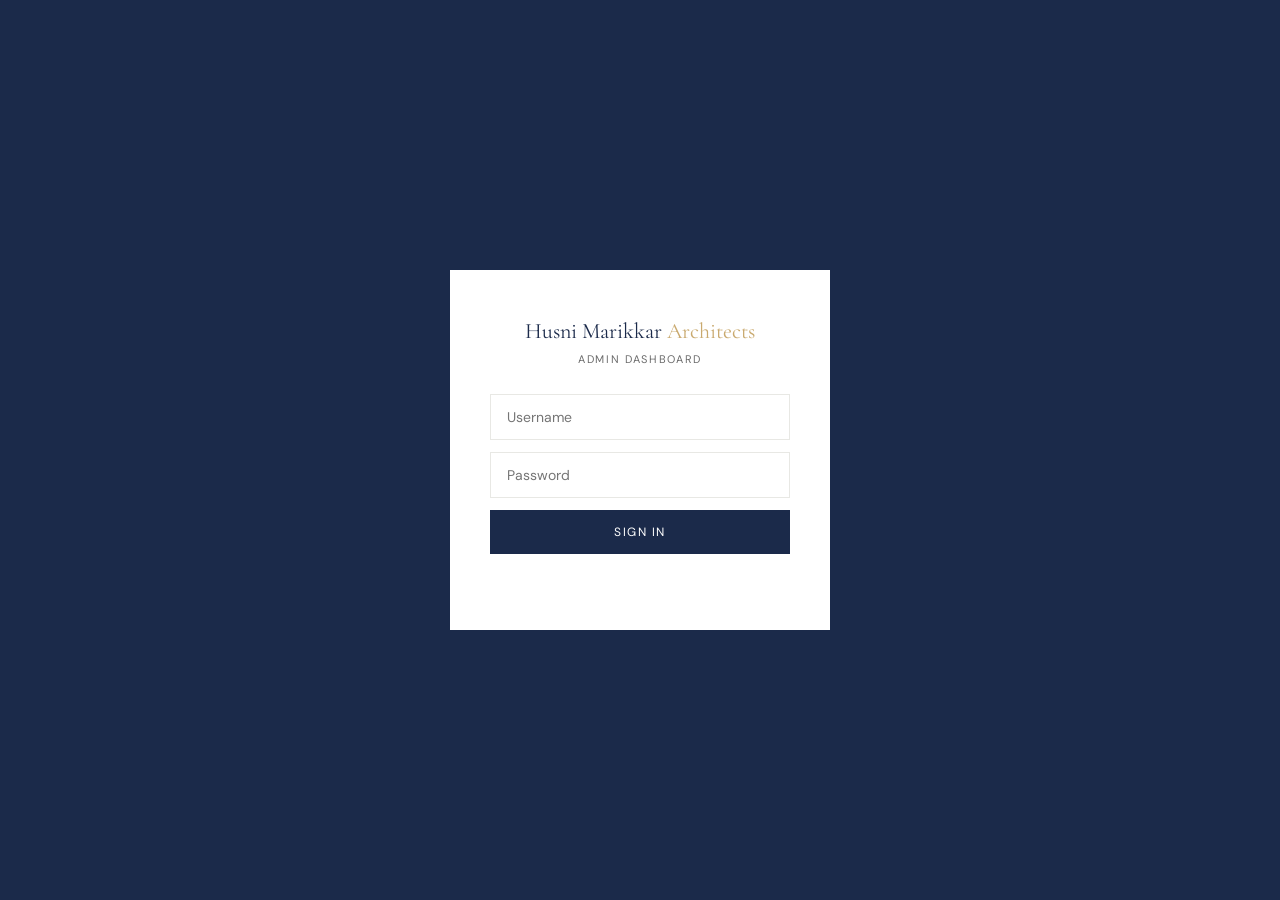
<file: admin.html>
<!DOCTYPE html>
<html lang="en">
<head>
<meta charset="UTF-8"/><meta name="viewport" content="width=device-width,initial-scale=1.0"/>
<title>Admin — Husni Marikkar Architects</title>
<meta name="robots" content="noindex,nofollow"/>
<link href="https://fonts.googleapis.com/css2?family=Cormorant+Garamond:ital,wght@0,400;0,500;1,400&family=DM+Sans:wght@300;400;500&display=swap" rel="stylesheet"/>
<style>
*,*::before,*::after{box-sizing:border-box;margin:0;padding:0}
:root{--navy:#1B2A4A;--gold:#C9A96E;--w:#fff;--bg:#F4F5F7;--mu:#6B6B6B;--bd:#E8E8E4;--sw:240px;--green:#22c55e;--red:#ef4444;--amber:#f59e0b}
body{font-family:'DM Sans',sans-serif;background:var(--bg);color:var(--navy)}
#loginScreen{position:fixed;inset:0;background:var(--navy);display:flex;align-items:center;justify-content:center;z-index:9999}
.lb{background:#fff;padding:48px 40px;width:380px;text-align:center}
.ll{font-family:'Cormorant Garamond',serif;font-size:22px;color:var(--navy)}.ll span{color:var(--gold)}
.ls{font-size:11px;letter-spacing:.15em;text-transform:uppercase;color:var(--mu);margin:8px 0 28px}
.li{width:100%;padding:13px 16px;border:1px solid var(--bd);font-family:'DM Sans',sans-serif;font-size:14px;outline:none;margin-bottom:12px;transition:border-color .2s}
.li:focus{border-color:var(--navy)}
.lbtn{width:100%;padding:14px;background:var(--navy);color:#fff;border:none;font-size:12px;letter-spacing:.12em;text-transform:uppercase;cursor:pointer;font-family:'DM Sans',sans-serif}
.lbtn:hover{opacity:.88}.lerr{font-size:12px;color:var(--red);margin-top:10px;min-height:18px}
#adminApp{display:none;min-height:100vh}
.sidebar{position:fixed;top:0;left:0;bottom:0;width:var(--sw);background:var(--navy);display:flex;flex-direction:column;z-index:50;overflow-y:auto}
.sb-brand{padding:22px 20px;border-bottom:1px solid rgba(255,255,255,.08)}
.sb-brand .logo{font-family:'Cormorant Garamond',serif;font-size:16px;color:#fff}.sb-brand .logo span{color:var(--gold)}
.sb-brand .sub{font-size:10px;color:rgba(255,255,255,.3);letter-spacing:.1em;text-transform:uppercase;margin-top:4px}
.sb-nav{flex:1;padding:10px 0}
.sb-sec{font-size:9px;letter-spacing:.15em;text-transform:uppercase;color:rgba(255,255,255,.25);padding:14px 20px 6px}
.sb-item{display:flex;align-items:center;gap:10px;padding:11px 20px;font-size:13px;color:rgba(255,255,255,.55);cursor:pointer;transition:all .2s;border-left:2px solid transparent}
.sb-item:hover{color:#fff;background:rgba(255,255,255,.06)}
.sb-item.active{color:#fff;background:rgba(255,255,255,.1);border-left-color:var(--gold)}
.sb-item svg{width:14px;height:14px;flex-shrink:0}
.sb-badge{margin-left:auto;background:var(--gold);color:var(--navy);font-size:10px;padding:1px 7px;border-radius:10px;font-weight:600}
.sb-foot{padding:14px 20px;border-top:1px solid rgba(255,255,255,.08)}
.sb-logout{width:100%;padding:10px;border:1px solid rgba(255,255,255,.2);background:transparent;color:rgba(255,255,255,.45);font-size:11px;letter-spacing:.1em;text-transform:uppercase;cursor:pointer;font-family:'DM Sans',sans-serif;transition:all .2s}
.sb-logout:hover{border-color:rgba(255,255,255,.5);color:#fff}
.main{margin-left:var(--sw);min-height:100vh}
.topbar{background:#fff;border-bottom:1px solid var(--bd);padding:0 28px;height:64px;display:flex;align-items:center;justify-content:space-between;position:sticky;top:0;z-index:40}
.tb-title{font-family:'Cormorant Garamond',serif;font-size:22px;font-weight:400}
.tb-right{display:flex;align-items:center;gap:8px}
.tb-btn{padding:9px 18px;border:1px solid var(--bd);background:transparent;color:var(--navy);font-size:11px;letter-spacing:.1em;text-transform:uppercase;cursor:pointer;font-family:'DM Sans',sans-serif;transition:all .2s;text-decoration:none;display:inline-flex;align-items:center}
.tb-btn:hover{border-color:var(--navy)}
.save-btn{padding:10px 24px;background:var(--navy);color:#fff;border:none;font-size:11px;letter-spacing:.1em;text-transform:uppercase;cursor:pointer;font-family:'DM Sans',sans-serif;min-width:140px;transition:all .2s}
.save-btn.ok{background:var(--green)}.save-btn.err{background:var(--red)}.save-btn:disabled{opacity:.6;cursor:not-allowed}
.deploy-status{font-size:11px;color:var(--mu);display:none;align-items:center;gap:6px}
.deploy-status.show{display:flex}
.deploy-dot{width:8px;height:8px;border-radius:50%;background:var(--amber);animation:pulse 1s infinite}
@keyframes pulse{0%,100%{opacity:1}50%{opacity:.4}}
.ac{padding:28px}
.panel{display:none}.panel.active{display:block}
.card{background:#fff;border:1px solid var(--bd);margin-bottom:20px}
.ch{padding:16px 22px;border-bottom:1px solid var(--bd);display:flex;align-items:center;justify-content:space-between;gap:12px;flex-wrap:wrap}
.ch h3{font-family:'Cormorant Garamond',serif;font-size:19px;font-weight:400}
.cb{padding:22px}
.stats-row{display:grid;grid-template-columns:repeat(4,1fr);gap:14px;margin-bottom:20px}
.stat{background:#fff;border:1px solid var(--bd);padding:18px 20px}
.stat .lb2{font-size:10px;letter-spacing:.12em;text-transform:uppercase;color:var(--mu);margin-bottom:6px}
.stat .vl{font-family:'Cormorant Garamond',serif;font-size:30px}
.field{margin-bottom:18px}
.field>label{display:block;font-size:10px;letter-spacing:.12em;text-transform:uppercase;color:var(--mu);margin-bottom:7px;font-weight:500}
.field input,.field textarea,.field select{width:100%;padding:11px 14px;border:1px solid var(--bd);font-family:'DM Sans',sans-serif;font-size:14px;color:var(--navy);outline:none;transition:border-color .2s;background:#fff;resize:vertical}
.field input:focus,.field textarea:focus,.field select:focus{border-color:var(--navy)}
.field textarea{min-height:80px}
.field .hint{font-size:11px;color:var(--mu);margin-top:5px}
.g2{display:grid;grid-template-columns:1fr 1fr;gap:18px}
.g3{display:grid;grid-template-columns:1fr 1fr 1fr;gap:18px}
.sec-label{font-family:'Cormorant Garamond',serif;font-size:17px;color:var(--navy);margin:24px 0 14px;padding-bottom:8px;border-bottom:1px solid var(--bd)}
.sec-label:first-child{margin-top:0}
.tbl{width:100%;border-collapse:collapse}
.tbl th{font-size:10px;letter-spacing:.1em;text-transform:uppercase;color:var(--mu);padding:10px 14px;text-align:left;border-bottom:2px solid var(--bd);white-space:nowrap}
.tbl td{padding:11px 14px;border-bottom:1px solid var(--bd);font-size:13px;vertical-align:middle}
.tbl tr:last-child td{border-bottom:none}
.thumb{width:64px;height:48px;object-fit:cover;border:1px solid var(--bd)}
.no-thumb{width:64px;height:48px;background:var(--bg);border:1px solid var(--bd);display:flex;align-items:center;justify-content:center;font-size:10px;color:var(--mu)}
.btn{padding:7px 14px;font-size:11px;letter-spacing:.08em;text-transform:uppercase;cursor:pointer;font-family:'DM Sans',sans-serif;border:1px solid var(--bd);background:transparent;color:var(--navy);transition:all .2s}
.btn:hover{background:var(--navy);color:#fff;border-color:var(--navy)}
.btn.primary{background:var(--navy);color:#fff;border-color:var(--navy)}.btn.primary:hover{opacity:.85}
.btn.danger{border-color:var(--red);color:var(--red)}.btn.danger:hover{background:var(--red);color:#fff}
.btn-row{display:flex;gap:8px}
.pill{display:inline-flex;align-items:center;gap:4px;padding:3px 10px;border-radius:20px;font-size:11px}
.pill.live{background:#dcfce7;color:#166534}.pill.hidden{background:#fee2e2;color:#991b1b}
.overlay{display:none;position:fixed;inset:0;background:rgba(0,0,0,.55);z-index:200;align-items:center;justify-content:center;padding:20px;overflow-y:auto}
.overlay.open{display:flex}
.modal{background:#fff;width:720px;max-width:95vw;padding:32px;max-height:90vh;overflow-y:auto}
.modal h3{font-family:'Cormorant Garamond',serif;font-size:24px;font-weight:400;margin-bottom:22px}
.mf{display:flex;gap:10px;justify-content:flex-end;margin-top:22px;padding-top:16px;border-top:1px solid var(--bd)}
.img-drop{border:2px dashed var(--bd);padding:24px;text-align:center;cursor:pointer;position:relative;transition:border-color .2s}
.img-drop:hover{border-color:var(--navy)}
.img-drop input[type=file]{position:absolute;inset:0;opacity:0;cursor:pointer;width:100%;height:100%}
.img-drop p{font-size:13px;color:var(--mu);margin-top:8px}
.img-preview{width:100%;max-height:160px;object-fit:cover;margin-top:10px;display:none;border:1px solid var(--bd)}
.img-status{font-size:12px;margin-top:6px}
.enq-item{display:flex;gap:12px;padding:14px 0;border-bottom:1px solid var(--bd);cursor:pointer}
.enq-item:hover{background:#fafaf8;margin:0 -22px;padding-left:22px;padding-right:22px}
.enq-detail{display:none;margin-top:10px;padding:16px;background:#fafaf8;border:1px solid var(--bd)}
.enq-dg{display:grid;grid-template-columns:1fr 1fr 1fr;gap:10px;margin-bottom:12px}
.ef label{font-size:10px;letter-spacing:.1em;text-transform:uppercase;color:var(--mu);display:block;margin-bottom:3px}
.ef span{font-size:13px}
.new-badge{font-size:9px;background:var(--gold);color:var(--navy);padding:2px 6px;margin-left:6px;vertical-align:middle}
.seo-prev{background:#f8f9fa;padding:18px;border:1px solid var(--bd);margin-bottom:20px}
.seo-prev .su{font-size:12px;color:#006621;margin-bottom:4px}
.seo-prev .st{font-size:18px;color:#1a0dab;margin-bottom:4px}
.seo-prev .sd{font-size:13px;color:#545454}
.cc{font-size:11px;text-align:right;margin-top:4px;color:var(--mu)}
.cc.warn{color:orange}.cc.over{color:var(--red)}
</style>
</head>
<body>

<div id="loginScreen">
  <div class="lb">
    <div class="ll">Husni Marikkar <span>Architects</span></div>
    <div class="ls">Admin Dashboard</div>
    <input class="li" id="loginUser" type="text" placeholder="Username" autocomplete="username"/>
    <input class="li" id="loginPass" type="password" placeholder="Password" autocomplete="current-password"/>
    <button class="lbtn" onclick="doLogin()">Sign In</button>
    <div class="lerr" id="loginErr"></div>
  </div>
</div>

<div id="adminApp">
  <div class="sidebar">
    <div class="sb-brand">
      <div class="logo">Husni Marikkar <span>Architects</span></div>
      <div class="sub">Content Management</div>
    </div>
    <nav class="sb-nav">
      <div class="sb-sec">Overview</div>
      <div class="sb-item active" onclick="goPanel('dashboard',this)"><svg viewBox="0 0 16 16" fill="none" stroke="currentColor" stroke-width="1.5"><rect x="1" y="1" width="6" height="6"/><rect x="9" y="1" width="6" height="6"/><rect x="1" y="9" width="6" height="6"/><rect x="9" y="9" width="6" height="6"/></svg>Dashboard</div>
      <div class="sb-item" onclick="goPanel('enquiries',this)" id="navEnq"><svg viewBox="0 0 16 16" fill="none" stroke="currentColor" stroke-width="1.5"><path d="M14 11a1 1 0 0 1-1 1H4l-3 3V3a1 1 0 0 1 1-1h11a1 1 0 0 1 1 1z"/></svg>Enquiries<span class="sb-badge" id="unreadBadge" style="display:none">0</span></div>
      <div class="sb-sec">Edit Website</div>
      <div class="sb-item" onclick="goPanel('hero',this)"><svg viewBox="0 0 16 16" fill="none" stroke="currentColor" stroke-width="1.5"><rect x="1" y="2" width="14" height="10" rx="1"/><path d="M5 14h6M8 12v2"/></svg>Hero Section</div>
      <div class="sb-item" onclick="goPanel('about',this)"><svg viewBox="0 0 16 16" fill="none" stroke="currentColor" stroke-width="1.5"><circle cx="8" cy="5" r="3"/><path d="M2 15c0-3.3 2.7-6 6-6s6 2.7 6 6"/></svg>About Me</div>
      <div class="sb-item" onclick="goPanel('projects',this)"><svg viewBox="0 0 16 16" fill="none" stroke="currentColor" stroke-width="1.5"><rect x="1" y="3" width="6" height="10"/><rect x="9" y="3" width="6" height="10"/></svg>Projects</div>
      <div class="sb-item" onclick="goPanel('services',this)"><svg viewBox="0 0 16 16" fill="none" stroke="currentColor" stroke-width="1.5"><path d="M8 1l2 4h4l-3 3 1 4-4-2.5L4 12l1-4-3-3h4z"/></svg>Services</div>
      <div class="sb-item" onclick="goPanel('contact',this)"><svg viewBox="0 0 16 16" fill="none" stroke="currentColor" stroke-width="1.5"><path d="M13 10.5a1 1 0 0 1-1 1h-1l-3 3-3-3H4a1 1 0 0 1-1-1v-8a1 1 0 0 1 1-1h8a1 1 0 0 1 1 1z"/></svg>Contact</div>
      <div class="sb-sec">Settings</div>
      <div class="sb-item" onclick="goPanel('seo',this)"><svg viewBox="0 0 16 16" fill="none" stroke="currentColor" stroke-width="1.5"><circle cx="7" cy="7" r="5"/><path d="M14 14l-3-3"/></svg>SEO & Analytics</div>
    </nav>
    <div class="sb-foot"><button class="sb-logout" onclick="doLogout()">Sign Out</button></div>
  </div>

  <div class="main">
    <div class="topbar">
      <div class="tb-title" id="panelTitle">Dashboard</div>
      <div class="tb-right">
        <div class="deploy-status" id="deployStatus">
          <div class="deploy-dot"></div>
          <span id="deployText">Deploying to Vercel…</span>
        </div>
        <a href="index.html" target="_blank" class="tb-btn">View Site ↗</a>
        <button class="save-btn" id="saveBtn" onclick="doSave()">Save Changes</button>
      </div>
    </div>
    <div class="ac">

      <!-- DASHBOARD -->
      <div class="panel active" id="panel-dashboard">
        <div class="stats-row">
          <div class="stat"><div class="lb2">Projects</div><div class="vl" id="st-proj">—</div></div>
          <div class="stat"><div class="lb2">Services</div><div class="vl" id="st-svc">—</div></div>
          <div class="stat"><div class="lb2">Enquiries</div><div class="vl" id="st-enq">—</div></div>
          <div class="stat"><div class="lb2">Unread</div><div class="vl" id="st-unread" style="color:var(--gold)">—</div></div>
        </div>
        <div class="card">
          <div class="ch"><h3>Recent Enquiries</h3><span style="font-size:12px;color:var(--mu);cursor:pointer" onclick="goPanel('enquiries',document.getElementById('navEnq'))">View all →</span></div>
          <div class="cb" id="dashEnqList"><div style="color:var(--mu);font-size:14px">Loading…</div></div>
        </div>
        <div class="card">
          <div class="ch"><h3>How saving works</h3></div>
          <div class="cb" style="font-size:14px;line-height:1.7;color:var(--mu)">
            <p>1. Enter your GitHub token below (one-time setup).</p>
            <p>2. Edit any content in the panels on the left.</p>
            <p>3. Click <strong style="color:var(--navy)">Save Changes</strong> — writes directly to GitHub.</p>
            <p>4. Vercel detects the change and redeploys in ~30 seconds.</p>
            <p style="margin-top:12px;color:var(--navy)">✅ No database. No VPN issues. Works with GlobalProtect.</p>
            <div style="margin-top:20px;padding-top:16px;border-top:1px solid var(--bd)">
              <label style="display:block;font-size:10px;letter-spacing:.12em;text-transform:uppercase;color:var(--mu);margin-bottom:7px;font-weight:500">GitHub Personal Access Token <span style="text-transform:none;font-weight:400">(stored in browser only, never uploaded)</span></label>
              <div style="display:flex;gap:8px">
                <input type="password" id="ghTokenInput" placeholder="ghp_..." style="flex:1;padding:10px 14px;border:1px solid var(--bd);font-family:'DM Sans',sans-serif;font-size:13px;outline:none"/>
                <button class="btn primary" onclick="saveToken()">Save Token</button>
                <button class="btn" onclick="document.getElementById('ghTokenInput').type = document.getElementById('ghTokenInput').type==='password'?'text':'password'">Show</button>
              </div>
              <div id="tokenStatus" style="font-size:12px;margin-top:6px;color:var(--mu)"></div>
            </div>
          </div>
        </div>
      </div>

      <!-- ENQUIRIES -->
      <div class="panel" id="panel-enquiries">
        <div class="card">
          <div class="ch"><h3>Enquiries</h3>
            <div style="display:flex;gap:8px;align-items:center">
              <span style="font-size:12px;color:var(--mu)" id="enqCountLabel">—</span>
              <button class="btn" onclick="markAllRead()">Mark all read</button>
              <button class="btn" onclick="exportCSV()">Export CSV</button>
            </div>
          </div>
          <div class="cb" id="enqList"><div style="color:var(--mu)">Loading…</div></div>
        </div>
      </div>

      <!-- HERO -->
      <div class="panel" id="panel-hero">
        <div class="card"><div class="ch"><h3>Hero Section</h3></div><div class="cb">
          <div class="g2">
            <div class="field"><label>Eyebrow Text</label><input type="text" id="f-hero_eyebrow"/></div>
            <div class="field"><label>Badge Number</label><input type="text" id="f-hero_badge_num"/></div>
          </div>
          <div class="field"><label>Badge Label</label><input type="text" id="f-hero_badge_label"/></div>
          <div class="g3">
            <div class="field"><label>Headline Line 1</label><input type="text" id="f-hero_line1"/></div>
            <div class="field"><label>Headline Line 2 <span style="text-transform:none;font-weight:400">(italic gold)</span></label><input type="text" id="f-hero_line2"/></div>
            <div class="field"><label>Headline Line 3</label><input type="text" id="f-hero_line3"/></div>
          </div>
          <div class="field"><label>Body Copy</label><textarea id="f-hero_body"></textarea></div>
        </div></div>
        <div class="card"><div class="ch"><h3>Hero Photo</h3></div><div class="cb">
          <div class="img-drop"><input type="file" accept="image/*" onchange="uploadImg(this,'hero_image')"/>
            <svg width="28" height="28" viewBox="0 0 32 32" fill="none" stroke="#aaa" stroke-width="1.5"><rect x="2" y="6" width="28" height="20" rx="2"/><circle cx="16" cy="16" r="5"/></svg>
            <p>Click to upload hero photo</p><img id="prev-hero_image" class="img-preview"/>
          </div>
          <div class="img-status" id="status-hero_image"></div>
          <div class="field" style="margin-top:12px"><label>Or paste image URL</label>
            <input type="text" id="f-hero_image" placeholder="https://... or images/hero.jpg" oninput="livePreview('hero_image',this.value)"/>
          </div>
        </div></div>
      </div>

      <!-- ABOUT -->
      <div class="panel" id="panel-about">
        <div class="card"><div class="ch"><h3>Homepage — About Overview</h3></div><div class="cb">
          <div class="field"><label>Section Heading</label><input type="text" id="f-about_heading"/></div>
          <div class="field"><label>Paragraph 1</label><textarea id="f-about_p1" style="min-height:100px"></textarea></div>
          <div class="field"><label>Paragraph 2</label><textarea id="f-about_p2" style="min-height:100px"></textarea></div>
          <div class="sec-label">Stats Grid</div>
          <div class="g2">
            <div class="field"><label>Stat 1 — Number</label><input type="text" id="f-stat1_num"/></div>
            <div class="field"><label>Stat 1 — Label</label><input type="text" id="f-stat1_label"/></div>
            <div class="field"><label>Stat 2 — Number</label><input type="text" id="f-stat2_num"/></div>
            <div class="field"><label>Stat 2 — Label</label><input type="text" id="f-stat2_label"/></div>
            <div class="field"><label>Stat 3 — Number</label><input type="text" id="f-stat3_num"/></div>
            <div class="field"><label>Stat 3 — Label</label><input type="text" id="f-stat3_label"/></div>
            <div class="field"><label>Stat 4 — Number</label><input type="text" id="f-stat4_num"/></div>
            <div class="field"><label>Stat 4 — Label</label><input type="text" id="f-stat4_label"/></div>
          </div>
        </div></div>
        <div class="card"><div class="ch"><h3>My Story</h3></div><div class="cb">
          <div class="field"><label>Heading</label><input type="text" id="f-about_story_heading"/></div>
          <div class="field"><label>Paragraph 1</label><textarea id="f-about_story_p1" style="min-height:90px"></textarea></div>
          <div class="field"><label>Paragraph 2</label><textarea id="f-about_story_p2" style="min-height:90px"></textarea></div>
          <div class="field"><label>Paragraph 3</label><textarea id="f-about_story_p3" style="min-height:90px"></textarea></div>
        </div></div>
        <div class="card"><div class="ch"><h3>How I Work</h3></div><div class="cb">
          <div class="field"><label>Heading</label><input type="text" id="f-about_work_heading"/></div>
          <div class="field"><label>Paragraph 1</label><textarea id="f-about_work_p1" style="min-height:90px"></textarea></div>
          <div class="field"><label>Paragraph 2</label><textarea id="f-about_work_p2" style="min-height:90px"></textarea></div>
        </div></div>
        <div class="card"><div class="ch"><h3>Timeline</h3></div><div class="cb">
          <div class="field"><label>Section Heading</label><input type="text" id="f-about_timeline_heading"/></div>
          <div class="g2">
            <div class="field"><label>Entry 1 — Year</label><input type="text" id="f-tl1_year"/></div>
            <div class="field"><label>Entry 1 — Title</label><input type="text" id="f-tl1_title"/></div>
            <div class="field" style="grid-column:1/-1"><label>Entry 1 — Description</label><textarea id="f-tl1_desc"></textarea></div>
            <div class="field"><label>Entry 2 — Year</label><input type="text" id="f-tl2_year"/></div>
            <div class="field"><label>Entry 2 — Title</label><input type="text" id="f-tl2_title"/></div>
            <div class="field" style="grid-column:1/-1"><label>Entry 2 — Description</label><textarea id="f-tl2_desc"></textarea></div>
            <div class="field"><label>Entry 3 — Year</label><input type="text" id="f-tl3_year"/></div>
            <div class="field"><label>Entry 3 — Title</label><input type="text" id="f-tl3_title"/></div>
            <div class="field" style="grid-column:1/-1"><label>Entry 3 — Description</label><textarea id="f-tl3_desc"></textarea></div>
            <div class="field"><label>Entry 4 — Year</label><input type="text" id="f-tl4_year"/></div>
            <div class="field"><label>Entry 4 — Title</label><input type="text" id="f-tl4_title"/></div>
            <div class="field" style="grid-column:1/-1"><label>Entry 4 — Description</label><textarea id="f-tl4_desc"></textarea></div>
          </div>
        </div></div>
        <div class="card"><div class="ch"><h3>What I Believe</h3></div><div class="cb">
          <div class="field"><label>Section Heading</label><input type="text" id="f-about_believe_heading"/></div>
          <div class="g3">
            <div class="field"><label>Value 1 — Title</label><input type="text" id="f-val1_title"/></div>
            <div class="field"><label>Value 2 — Title</label><input type="text" id="f-val2_title"/></div>
            <div class="field"><label>Value 3 — Title</label><input type="text" id="f-val3_title"/></div>
            <div class="field"><label>Value 1 — Description</label><textarea id="f-val1_desc"></textarea></div>
            <div class="field"><label>Value 2 — Description</label><textarea id="f-val2_desc"></textarea></div>
            <div class="field"><label>Value 3 — Description</label><textarea id="f-val3_desc"></textarea></div>
          </div>
        </div></div>
        <div class="card"><div class="ch"><h3>Education & Credentials</h3></div><div class="cb">
          <div class="g2">
            <div class="field"><label>Credential 1 — Label</label><input type="text" id="f-cred1_label"/></div>
            <div class="field"><label>Credential 1 — Title</label><input type="text" id="f-cred1_val"/></div>
            <div class="field"><label>Credential 1 — Institution</label><input type="text" id="f-cred1_sub"/></div>
            <div class="field"><label>Credential 2 — Label</label><input type="text" id="f-cred2_label"/></div>
            <div class="field"><label>Credential 2 — Title</label><input type="text" id="f-cred2_val"/></div>
            <div class="field"><label>Credential 2 — Institution</label><input type="text" id="f-cred2_sub"/></div>
            <div class="field"><label>Software / Skills</label><input type="text" id="f-cred3_val"/></div>
            <div class="field"><label>Software Detail</label><input type="text" id="f-cred3_sub"/></div>
          </div>
        </div></div>
        <div class="card"><div class="ch"><h3>CTA Strip — "Ready to Reimagine"</h3></div><div class="cb">
          <div class="g2">
            <div class="field"><label>Heading Line 1</label><input type="text" id="f-cta_heading1"/></div>
            <div class="field"><label>Heading Line 2 <span style="text-transform:none;font-weight:400">(italic gold)</span></label><input type="text" id="f-cta_heading2"/></div>
          </div>
          <div class="field"><label>Subtext</label><input type="text" id="f-cta_subtext"/></div>
          <div class="g2">
            <div class="field"><label>Button 1 Text</label><input type="text" id="f-cta_btn1"/></div>
            <div class="field"><label>Button 2 Text</label><input type="text" id="f-cta_btn2"/></div>
          </div>
        </div></div>
        <div class="card"><div class="ch"><h3>About Photo</h3></div><div class="cb">
          <div class="img-drop"><input type="file" accept="image/*" onchange="uploadImg(this,'about_image')"/>
            <svg width="28" height="28" viewBox="0 0 32 32" fill="none" stroke="#aaa" stroke-width="1.5"><rect x="2" y="6" width="28" height="20" rx="2"/><circle cx="16" cy="16" r="5"/></svg>
            <p>Click to upload about photo</p><img id="prev-about_image" class="img-preview"/>
          </div>
          <div class="img-status" id="status-about_image"></div>
          <div class="field" style="margin-top:12px"><label>Or paste image URL</label>
            <input type="text" id="f-about_image" placeholder="https://... or images/about.jpg" oninput="livePreview('about_image',this.value)"/>
          </div>
        </div></div>
      </div>

      <!-- PROJECTS -->
      <div class="panel" id="panel-projects">
        <div class="card">
          <div class="ch">
            <h3>Projects</h3>
            <div style="display:flex;gap:8px;align-items:center;flex-wrap:wrap">
              <span style="font-size:12px;color:var(--mu)">Section labels:</span>
              <input type="text" id="f-projects_eyebrow" placeholder="Selected Works" style="padding:6px 10px;border:1px solid var(--bd);font-size:13px;width:140px"/>
              <input type="text" id="f-projects_heading" placeholder="2020 — 2025" style="padding:6px 10px;border:1px solid var(--bd);font-size:13px;width:120px"/>
              <button class="btn primary" onclick="openProjModal(null)">+ Add Project</button>
            </div>
          </div>
          <div class="cb" style="padding:0">
            <table class="tbl">
              <thead><tr><th>Image</th><th>Title</th><th>Type</th><th>Year</th><th>Location</th><th>Status</th><th>Actions</th></tr></thead>
              <tbody id="projBody"></tbody>
            </table>
          </div>
        </div>
      </div>

      <!-- SERVICES -->
      <div class="panel" id="panel-services">
        <div class="card">
          <div class="ch">
            <h3>Services</h3>
            <div style="display:flex;gap:8px;align-items:center;flex-wrap:wrap">
              <span style="font-size:12px;color:var(--mu)">Section labels:</span>
              <input type="text" id="f-services_eyebrow" placeholder="What I Offer" style="padding:6px 10px;border:1px solid var(--bd);font-size:13px;width:120px"/>
              <input type="text" id="f-services_heading" placeholder="Services designed…" style="padding:6px 10px;border:1px solid var(--bd);font-size:13px;width:200px"/>
              <button class="btn primary" onclick="openSvcModal(null)">+ Add Service</button>
            </div>
          </div>
          <div class="cb" style="padding:0">
            <table class="tbl">
              <thead><tr><th>#</th><th>Name</th><th>Description</th><th>Icon</th><th>Status</th><th>Actions</th></tr></thead>
              <tbody id="svcBody"></tbody>
            </table>
          </div>
        </div>
      </div>

      <!-- CONTACT -->
      <div class="panel" id="panel-contact">
        <div class="card"><div class="ch"><h3>Contact Section</h3></div><div class="cb">
          <div class="field"><label>Heading</label><input type="text" id="f-contact_heading"/></div>
          <div class="field"><label>Subheading</label><textarea id="f-contact_subheading"></textarea></div>
          <div class="sec-label">Contact Details</div>
          <div class="g2">
            <div class="field"><label>Email Address</label><input type="email" id="f-contact_email"/></div>
            <div class="field"><label>Phone Number</label><input type="tel" id="f-contact_phone"/></div>
            <div class="field"><label>WhatsApp <span style="text-transform:none;font-weight:400">(digits only: 447466554153)</span></label><input type="text" id="f-whatsapp_number"/></div>
            <div class="field"><label>Based In</label><input type="text" id="f-contact_based"/></div>
            <div class="field"><label>Serving Area</label><input type="text" id="f-contact_serving"/></div>
            <div class="field"><label>Availability</label><input type="text" id="f-contact_availability"/></div>
            <div class="field"><label>LinkedIn URL</label><input type="url" id="f-linkedin_url"/></div>
            <div class="field"><label>Behance URL</label><input type="url" id="f-behance_url"/></div>
          </div>
          <div class="sec-label">Footer</div>
          <div class="field"><label>Copyright Text</label><input type="text" id="f-footer_copyright"/></div>
        </div></div>
      </div>

      <!-- SEO -->
      <div class="panel" id="panel-seo">
        <div class="card"><div class="ch"><h3>Search Preview</h3></div><div class="cb">
          <div class="seo-prev"><div class="su">husnimarikkar.co.uk</div><div class="st" id="seoT">Husni Marikkar Architects</div><div class="sd" id="seoD">London-based architect…</div></div>
          <div class="field"><label>Page Title <span style="text-transform:none;font-weight:400">(50–60 chars)</span></label><input type="text" id="f-seo_title" oninput="updateSEO()"/><div class="cc" id="seo-tc">0 chars</div></div>
          <div class="field"><label>Meta Description <span style="text-transform:none;font-weight:400">(150–160 chars)</span></label><textarea id="f-seo_description" oninput="updateSEO()"></textarea><div class="cc" id="seo-dc">0 chars</div></div>
          <div class="field"><label>Keywords</label><input type="text" id="f-seo_keywords"/></div>
        </div></div>
        <div class="card"><div class="ch"><h3>Google Analytics</h3></div><div class="cb">
          <div class="field"><label>Measurement ID</label><input type="text" id="f-ga_tracking_id" placeholder="G-XXXXXXXXXX"/><div class="hint">Find in GA4 → Admin → Data Streams → Measurement ID</div></div>
        </div></div>
      </div>

    </div>
  </div>
</div>

<!-- PROJECT MODAL -->
<div class="overlay" id="projOverlay">
  <div class="modal">
    <h3 id="projModalTitle">Add Project</h3>
    <input type="hidden" id="proj-idx"/>
    <div class="g2">
      <div class="field"><label>Title *</label><input type="text" id="proj-title"/></div>
      <div class="field"><label>Type</label><input type="text" id="proj-type" placeholder="Residential Interior"/></div>
      <div class="field"><label>Year</label><input type="text" id="proj-year"/></div>
      <div class="field"><label>Location</label><input type="text" id="proj-location"/></div>
      <div class="field"><label>Client</label><input type="text" id="proj-client"/></div>
      <div class="field"><label>Consultant</label><input type="text" id="proj-consultant"/></div>
      <div class="field"><label>Your Role</label><input type="text" id="proj-role"/></div>
      <div class="field"><label>Area / Size</label><input type="text" id="proj-area"/></div>
      <div class="field"><label>Category</label>
        <select id="proj-category"><option value="residential">Residential</option><option value="commercial">Commercial</option><option value="interior">Interior</option><option value="civic">Civic</option><option value="institutional">Institutional</option></select>
      </div>
      <div class="field"><label>Sort Order</label><input type="number" id="proj-sort" value="1" min="1"/></div>
    </div>
    <div class="field"><label>Description</label><textarea id="proj-description" style="min-height:100px"></textarea></div>
    <div style="display:flex;gap:20px;margin-bottom:16px">
      <label style="display:flex;align-items:center;gap:8px;font-size:13px"><input type="checkbox" id="proj-featured"/> Featured</label>
      <label style="display:flex;align-items:center;gap:8px;font-size:13px"><input type="checkbox" id="proj-visible" checked/> Visible</label>
    </div>
    <div class="field"><label>Image URL</label>
      <input type="text" id="proj-image_url" placeholder="images/p1_ansell.jpg or https://..." oninput="document.getElementById('proj-img-prev').src=this.value;document.getElementById('proj-img-prev').style.display=this.value?'block':'none'"/>
      <img id="proj-img-prev" class="img-preview"/>
      <div class="hint">Use relative path for images in the repo (e.g. <code>images/p1_ansell.jpg</code>) or paste any external URL.</div>
    </div>
    <div class="mf">
      <button class="btn" onclick="closeProjModal()">Cancel</button>
      <button class="btn primary" onclick="saveProject()">Save Project</button>
    </div>
  </div>
</div>

<!-- SERVICE MODAL -->
<div class="overlay" id="svcOverlay">
  <div class="modal" style="width:500px">
    <h3 id="svcModalTitle">Add Service</h3>
    <input type="hidden" id="svc-idx"/>
    <div class="field"><label>Service Name *</label><input type="text" id="svc-name"/></div>
    <div class="field"><label>Description</label><textarea id="svc-description" style="min-height:120px"></textarea></div>
    <div class="g2">
      <div class="field"><label>Icon</label>
        <select id="svc-icon">
          <option value="home">🏠 Home — Home Renovation</option>
          <option value="building">🏗 Building — New Build</option>
          <option value="screen">🖥 Screen — 3D BIM</option>
          <option value="grid">⊞ Grid — Space Planning</option>
          <option value="interior">🪑 Interior — Interior Design</option>
          <option value="document">📋 Document — Planning</option>
          <option value="default">⭕ Default</option>
        </select>
      </div>
      <div class="field"><label>Sort Order</label><input type="number" id="svc-sort" value="1" min="1"/></div>
    </div>
    <label style="display:flex;align-items:center;gap:8px;font-size:13px;margin-bottom:20px"><input type="checkbox" id="svc-visible" checked/> Visible on site</label>
    <div class="mf">
      <button class="btn" onclick="closeSvcModal()">Cancel</button>
      <button class="btn primary" onclick="saveService()">Save Service</button>
    </div>
  </div>
</div>

<script src="cms.js"></script>
<script>
const ADMIN_USER = 'husni', ADMIN_PASS = 'admin2025';
let _content = null;  // live copy of content.json
let curPanel  = 'dashboard';

// ─── AUTH ──────────────────────────────────────────────────────────────────
function doLogin() {
  const u = document.getElementById('loginUser').value.trim();
  const p = document.getElementById('loginPass').value;
  if (u === ADMIN_USER && p === ADMIN_PASS) {
    sessionStorage.setItem('hma_auth','1'); localStorage.setItem('hma_auth','1');
    document.getElementById('loginScreen').style.display = 'none';
    document.getElementById('adminApp').style.display = 'block';
    initAdmin();
  } else {
    const e = document.getElementById('loginErr');
    e.textContent = 'Wrong username or password';
    setTimeout(() => e.textContent = '', 3000);
  }
}
function doLogout() {
  sessionStorage.removeItem('hma_auth'); localStorage.removeItem('hma_auth');
  document.getElementById('adminApp').style.display = 'none';
  document.getElementById('loginScreen').style.display = 'flex';
}
document.getElementById('loginPass').addEventListener('keydown', e => { if (e.key==='Enter') doLogin(); });
window.addEventListener('DOMContentLoaded', () => {
  // Show token status on load
  const saved = localStorage.getItem('hma_gh_token');
  if (saved) {
    const status = document.getElementById('tokenStatus');
    if (status) { status.textContent = '✅ Token saved. Ready to save changes.'; status.style.color = 'var(--green)'; }
  }
  if (sessionStorage.getItem('hma_auth') || localStorage.getItem('hma_auth')) {
    document.getElementById('loginScreen').style.display = 'none';
    document.getElementById('adminApp').style.display = 'block';
    initAdmin();
  }
});

// ─── INIT ──────────────────────────────────────────────────────────────────
async function initAdmin() {
  _content = await CMS.loadContent();
  fillAllFields(_content);
  renderDashboard();
  renderProjTable(_content.projects || []);
  renderSvcTable(_content.services || []);
}

// ─── FILL FIELDS ───────────────────────────────────────────────────────────
function fillAllFields(data) {
  const site = data.site || {};
  // Fill every f- field from site
  document.querySelectorAll('[id^="f-"]').forEach(el => {
    const key = el.id.slice(2);  // strip "f-"
    if (site[key] !== undefined) el.value = site[key];
  });
  // Inline label fields in projects/services panels
  ['projects_eyebrow','projects_heading','services_eyebrow','services_heading'].forEach(k => {
    const el = document.getElementById('f-' + k);
    if (el && site[k]) el.value = site[k];
  });
  // Image previews
  if (site.hero_image)  { const img = document.getElementById('prev-hero_image');  if(img){img.src=site.hero_image; img.style.display='block';} }
  if (site.about_image) { const img = document.getElementById('prev-about_image'); if(img){img.src=site.about_image;img.style.display='block';} }
  updateSEO();
}

// ─── PANELS ────────────────────────────────────────────────────────────────
const TITLES = {dashboard:'Dashboard',enquiries:'Enquiries',hero:'Hero Section',about:'About Me',projects:'Projects',services:'Services',contact:'Contact',seo:'SEO & Analytics'};
function goPanel(name, el) {
  document.querySelectorAll('.panel').forEach(p => p.classList.remove('active'));
  document.querySelectorAll('.sb-item').forEach(n => n.classList.remove('active'));
  document.getElementById('panel-' + name).classList.add('active');
  if (el) el.classList.add('active');
  document.getElementById('panelTitle').textContent = TITLES[name] || name;
  curPanel = name;
  if (name === 'enquiries') renderEnquiries();
  if (name === 'dashboard')  renderDashboard();
}

// ─── SAVE ──────────────────────────────────────────────────────────────────
async function doSave() {
  const btn = document.getElementById('saveBtn');
  btn.textContent = 'Saving…'; btn.disabled = true;

  // Safety timeout
  const kill = setTimeout(() => {
    btn.textContent = '❌ Timed out'; btn.className = 'save-btn err'; btn.disabled = false;
    setTimeout(() => { btn.textContent = 'Save Changes'; btn.className = 'save-btn'; }, 4000);
  }, 20000);

  try {
    // Build updated content.json from all current field values
    const newData = JSON.parse(JSON.stringify(_content)); // deep clone
    if (!newData.site) newData.site = {};

    // Read every f- field back into site
    document.querySelectorAll('[id^="f-"]').forEach(el => {
      newData.site[el.id.slice(2)] = el.value;
    });

    // Save to GitHub → triggers Vercel redeploy
    await CMS.saveToGitHub(newData);
    _content = newData;

    clearTimeout(kill);
    btn.textContent = '✓ Saved!'; btn.className = 'save-btn ok'; btn.disabled = false;
    setTimeout(() => { btn.textContent = 'Save Changes'; btn.className = 'save-btn'; }, 3000);

    // Show deploy status indicator
    const ds = document.getElementById('deployStatus');
    const dt = document.getElementById('deployText');
    ds.classList.add('show');
    dt.textContent = 'Deploying to Vercel… (~30s)';
    setTimeout(() => { dt.textContent = 'Site updated ✓'; }, 30000);
    setTimeout(() => { ds.classList.remove('show'); }, 38000);

  } catch(e) {
    clearTimeout(kill);
    console.error('Save failed:', e);
    btn.textContent = '❌ ' + (e.message || 'Save failed');
    btn.className = 'save-btn err'; btn.disabled = false;
    setTimeout(() => { btn.textContent = 'Save Changes'; btn.className = 'save-btn'; }, 5000);
    alert('Save failed: ' + e.message + '\n\nMake sure your GitHub token has repo write access.');
  }
}

// ─── DASHBOARD ─────────────────────────────────────────────────────────────
function renderDashboard() {
  if (!_content) return;
  const enqs = CMS.getEnquiries();
  const unread = enqs.filter(e => !e.read).length;
  document.getElementById('st-proj').textContent  = (_content.projects||[]).filter(p=>p.visible!==false).length;
  document.getElementById('st-svc').textContent   = (_content.services||[]).filter(s=>s.visible!==false).length;
  document.getElementById('st-enq').textContent   = enqs.length;
  document.getElementById('st-unread').textContent= unread;
  const badge = document.getElementById('unreadBadge');
  badge.style.display = unread ? 'inline-flex' : 'none'; badge.textContent = unread;
  const el = document.getElementById('dashEnqList');
  if (!enqs.length) { el.innerHTML = '<div style="color:var(--mu);font-size:14px">No enquiries yet.</div>'; return; }
  el.innerHTML = enqs.slice(0,5).map(e => `
    <div style="display:flex;gap:12px;align-items:center;padding:10px 0;border-bottom:1px solid var(--bd)">
      <div style="width:32px;height:32px;border-radius:50%;background:var(--navy);color:#fff;display:flex;align-items:center;justify-content:center;font-size:12px;flex-shrink:0">${(e.name||'?')[0].toUpperCase()}</div>
      <div style="flex:1"><div style="font-size:13px;font-weight:500">${e.name||'?'}${!e.read?'<span class="new-badge">NEW</span>':''}</div><div style="font-size:12px;color:var(--mu)">${e.project_type||'General'}</div></div>
      <div style="font-size:11px;color:var(--mu)">${new Date(e.created_at).toLocaleDateString('en-GB',{day:'numeric',month:'short'})}</div>
    </div>`).join('');
}

// ─── ENQUIRIES ─────────────────────────────────────────────────────────────
function renderEnquiries() {
  const enqs = CMS.getEnquiries();
  const unread = enqs.filter(e => !e.read).length;
  document.getElementById('enqCountLabel').textContent = `${enqs.length} enquiries · ${unread} unread`;
  const badge = document.getElementById('unreadBadge');
  badge.style.display = unread ? 'inline-flex' : 'none'; badge.textContent = unread;
  const el = document.getElementById('enqList');
  if (!enqs.length) { el.innerHTML = '<div style="padding:20px 0;color:var(--mu)">No enquiries yet.</div>'; return; }
  el.innerHTML = enqs.map((e,i) => `
    <div class="enq-item" onclick="toggleEnq(${i},${e.id})">
      <div style="width:36px;height:36px;border-radius:50%;background:var(--navy);color:#fff;display:flex;align-items:center;justify-content:center;font-size:13px;font-weight:600;flex-shrink:0">${(e.name||'?')[0].toUpperCase()}</div>
      <div style="flex:1">
        <div style="font-size:14px;font-weight:500">${e.name||'?'}${!e.read?'<span class="new-badge">NEW</span>':''}</div>
        <div style="font-size:12px;color:var(--mu);margin-top:2px">${e.email||''} · ${e.project_type||'General'}</div>
        <div style="font-size:13px;color:var(--mu);margin-top:3px;display:-webkit-box;-webkit-line-clamp:2;-webkit-box-orient:vertical;overflow:hidden">${e.message||''}</div>
        <div id="ed-${i}" class="enq-detail">
          <div class="enq-dg">
            <div class="ef"><label>Email</label><span><a href="mailto:${e.email}" style="color:var(--gold)">${e.email||'—'}</a></span></div>
            <div class="ef"><label>Phone</label><span>${e.phone||'—'}</span></div>
            <div class="ef"><label>Project Type</label><span>${e.project_type||'—'}</span></div>
            <div class="ef"><label>Budget</label><span>${e.budget||'—'}</span></div>
            <div class="ef"><label>Location</label><span>${e.location||'—'}</span></div>
            <div class="ef"><label>Date</label><span>${new Date(e.created_at).toLocaleString('en-GB')}</span></div>
          </div>
          <div style="background:#fff;padding:12px;border:1px solid var(--bd);font-size:14px;color:var(--mu);margin-bottom:12px;line-height:1.7">${e.message||'No message.'}</div>
          <div class="btn-row">
            <a class="btn primary" href="mailto:${e.email}?subject=Re: Your Enquiry — Husni Marikkar Architects">Reply by Email</a>
            ${e.phone?`<a class="btn" href="https://wa.me/${(e.phone||'').replace(/\D/g,'')}" target="_blank">WhatsApp</a>`:''}
            <button class="btn danger" onclick="delEnq(event,${e.id})">Delete</button>
          </div>
        </div>
      </div>
      <div style="font-size:11px;color:var(--mu);white-space:nowrap;margin-left:12px">${new Date(e.created_at).toLocaleDateString('en-GB',{day:'numeric',month:'short',year:'numeric'})}</div>
    </div>`).join('');
}

function toggleEnq(i, id) {
  const d = document.getElementById('ed-'+i);
  const open = d.style.display === 'block';
  document.querySelectorAll('.enq-detail').forEach(el => el.style.display='none');
  if (!open) { d.style.display='block'; CMS.markEnquiryRead(id); renderDashboard(); }
}
function delEnq(ev, id) {
  ev.stopPropagation();
  if (confirm('Delete this enquiry?')) { CMS.deleteEnquiry(id); renderEnquiries(); renderDashboard(); }
}
function markAllRead() {
  CMS.getEnquiries().forEach(e => CMS.markEnquiryRead(e.id));
  renderEnquiries(); renderDashboard();
}
function exportCSV() {
  const rows = CMS.getEnquiries();
  if (!rows.length) return;
  const h = ['id','name','email','phone','location','project_type','budget','message','created_at'];
  const csv = [h.join(','), ...rows.map(r => h.map(k=>`"${String(r[k]||'').replace(/"/g,'""')}"`).join(','))].join('\n');
  const a = document.createElement('a'); a.href='data:text/csv;charset=utf-8,'+encodeURIComponent(csv);
  a.download='enquiries-'+new Date().toISOString().slice(0,10)+'.csv'; a.click();
}

// ─── PROJECTS TABLE ─────────────────────────────────────────────────────────
function renderProjTable(projects) {
  const tbody = document.getElementById('projBody');
  if (!projects.length) { tbody.innerHTML='<tr><td colspan="7" style="text-align:center;padding:32px;color:var(--mu)">No projects. Click + Add Project.</td></tr>'; return; }
  tbody.innerHTML = projects.map((p,i) => `
    <tr>
      <td>${p.image_url?`<img class="thumb" src="${p.image_url}" onerror="this.style.display='none'" alt=""/>`:'<div class="no-thumb">No img</div>'}</td>
      <td style="font-weight:500;max-width:180px">${p.title}</td>
      <td style="font-size:12px;color:var(--mu)">${p.type||'—'}</td>
      <td>${p.year||'—'}</td>
      <td style="font-size:12px;color:var(--mu)">${p.location||'—'}</td>
      <td><span class="pill ${p.visible!==false?'live':'hidden'}">${p.visible!==false?'● Live':'● Hidden'}</span></td>
      <td><div class="btn-row">
        <button class="btn" onclick="openProjModal(${i})">Edit</button>
        <button class="btn danger" onclick="deleteProject(${i})">Delete</button>
      </div></td>
    </tr>`).join('');
}

function openProjModal(idx) {
  const p = idx !== null ? (_content.projects||[])[idx] : null;
  document.getElementById('projModalTitle').textContent = p ? 'Edit Project' : 'Add Project';
  document.getElementById('proj-idx').value = idx !== null ? idx : '';
  ['title','type','year','location','client','consultant','role','area','description'].forEach(f => {
    document.getElementById('proj-'+f).value = p ? (p[f]||'') : '';
  });
  document.getElementById('proj-category').value = p?.category || 'residential';
  document.getElementById('proj-sort').value = p?.sort_order || ((_content.projects||[]).length + 1);
  document.getElementById('proj-featured').checked = p?.featured || false;
  document.getElementById('proj-visible').checked = p?.visible !== false;
  const url = p?.image_url || '';
  document.getElementById('proj-image_url').value = url;
  const prev = document.getElementById('proj-img-prev');
  prev.src = url; prev.style.display = url ? 'block' : 'none';
  document.getElementById('projOverlay').classList.add('open');
}
function closeProjModal() { document.getElementById('projOverlay').classList.remove('open'); }

function saveProject() {
  const title = document.getElementById('proj-title').value.trim();
  if (!title) { alert('Title is required'); return; }
  const idx = document.getElementById('proj-idx').value;
  const p = {
    id: idx !== '' ? (_content.projects[parseInt(idx)]?.id || Date.now()) : Date.now(),
    title, type: document.getElementById('proj-type').value,
    year: document.getElementById('proj-year').value,
    location: document.getElementById('proj-location').value,
    client: document.getElementById('proj-client').value,
    consultant: document.getElementById('proj-consultant').value,
    role: document.getElementById('proj-role').value,
    area: document.getElementById('proj-area').value,
    description: document.getElementById('proj-description').value,
    category: document.getElementById('proj-category').value,
    sort_order: parseInt(document.getElementById('proj-sort').value)||1,
    featured: document.getElementById('proj-featured').checked,
    visible: document.getElementById('proj-visible').checked,
    image_url: document.getElementById('proj-image_url').value || null,
  };
  if (!_content.projects) _content.projects = [];
  if (idx !== '') _content.projects[parseInt(idx)] = p;
  else _content.projects.push(p);
  _content.projects.sort((a,b) => (a.sort_order||0) - (b.sort_order||0));
  renderProjTable(_content.projects);
  closeProjModal();
}

function deleteProject(idx) {
  if (!confirm('Delete this project?')) return;
  _content.projects.splice(idx, 1);
  renderProjTable(_content.projects);
}

// ─── SERVICES TABLE ─────────────────────────────────────────────────────────
function renderSvcTable(services) {
  const tbody = document.getElementById('svcBody');
  if (!services.length) { tbody.innerHTML='<tr><td colspan="6" style="text-align:center;padding:32px;color:var(--mu)">No services. Click + Add Service.</td></tr>'; return; }
  tbody.innerHTML = services.map((s,i) => `
    <tr>
      <td style="color:var(--mu)">${s.sort_order||i+1}</td>
      <td style="font-weight:500">${s.name}</td>
      <td style="font-size:12px;color:var(--mu);max-width:260px">${(s.description||'').slice(0,70)}${(s.description||'').length>70?'…':''}</td>
      <td style="font-size:12px;color:var(--mu)">${s.icon||'default'}</td>
      <td><span class="pill ${s.visible!==false?'live':'hidden'}">${s.visible!==false?'● Live':'● Hidden'}</span></td>
      <td><div class="btn-row">
        <button class="btn" onclick="openSvcModal(${i})">Edit</button>
        <button class="btn danger" onclick="deleteService(${i})">Delete</button>
      </div></td>
    </tr>`).join('');
}

function openSvcModal(idx) {
  const s = idx !== null ? (_content.services||[])[idx] : null;
  document.getElementById('svcModalTitle').textContent = s ? 'Edit Service' : 'Add Service';
  document.getElementById('svc-idx').value = idx !== null ? idx : '';
  document.getElementById('svc-name').value = s?.name || '';
  document.getElementById('svc-description').value = s?.description || '';
  document.getElementById('svc-icon').value = s?.icon || 'default';
  document.getElementById('svc-sort').value = s?.sort_order || ((_content.services||[]).length + 1);
  document.getElementById('svc-visible').checked = s?.visible !== false;
  document.getElementById('svcOverlay').classList.add('open');
}
function closeSvcModal() { document.getElementById('svcOverlay').classList.remove('open'); }

function saveService() {
  const name = document.getElementById('svc-name').value.trim();
  if (!name) { alert('Name is required'); return; }
  const idx = document.getElementById('svc-idx').value;
  const s = {
    id: idx !== '' ? (_content.services[parseInt(idx)]?.id || Date.now()) : Date.now(),
    name, description: document.getElementById('svc-description').value,
    icon: document.getElementById('svc-icon').value,
    sort_order: parseInt(document.getElementById('svc-sort').value)||1,
    visible: document.getElementById('svc-visible').checked
  };
  if (!_content.services) _content.services = [];
  if (idx !== '') _content.services[parseInt(idx)] = s;
  else _content.services.push(s);
  _content.services.sort((a,b) => (a.sort_order||0) - (b.sort_order||0));
  renderSvcTable(_content.services);
  closeSvcModal();
}

function deleteService(idx) {
  if (!confirm('Delete this service?')) return;
  _content.services.splice(idx, 1);
  renderSvcTable(_content.services);
}

// ─── IMAGE UPLOAD ───────────────────────────────────────────────────────────
// Converts image to base64 and stores in content.json
// For small images (<200KB) — works without any storage service
async function uploadImg(input, key) {
  const file = input.files[0]; if (!file) return;
  const status = document.getElementById('status-' + key);
  const prev   = document.getElementById('prev-' + key);
  const field  = document.getElementById('f-' + key);

  // Show local preview immediately
  const reader = new FileReader();
  reader.onload = e => {
    if (prev) { prev.src = e.target.result; prev.style.display = 'block'; }
  };
  reader.readAsDataURL(file);

  status.textContent = 'Uploading to GitHub…'; status.style.color = 'var(--mu)';

  try {
    const token = localStorage.getItem('hma_gh_token');
    if (!token) {
      status.textContent = '❌ No GitHub token — go to Dashboard and save your token first.';
      status.style.color = 'var(--red)'; return;
    }

    // Read file as base64
    const b64 = await new Promise((res, rej) => {
      const r = new FileReader();
      r.onload = e => res(e.target.result.split(',')[1]);
      r.onerror = rej;
      r.readAsDataURL(file);
    });

    // File path in repo: images/hero.jpg or images/about.jpg
    const ext = file.name.split('.').pop().toLowerCase() || 'jpg';
    const imgKey = key.replace('_image',''); // 'hero' or 'about'
    const repoPath = 'images/' + imgKey + '.' + ext;
    const apiUrl = 'https://api.github.com/repos/yoosuf0806/Husniwebsite/contents/' + repoPath;

    // Get current SHA if file exists
    let sha = null;
    try {
      const meta = await fetch(apiUrl, { headers: { 'Authorization': 'token ' + token, 'Accept': 'application/vnd.github.v3+json' } });
      if (meta.ok) { const m = await meta.json(); sha = m.sha; }
    } catch(_) {}

    // Upload file to GitHub
    const body = { message: 'Upload ' + imgKey + ' photo', content: b64 };
    if (sha) body.sha = sha;
    const res = await fetch(apiUrl, {
      method: 'PUT',
      headers: { 'Authorization': 'token ' + token, 'Accept': 'application/vnd.github.v3+json', 'Content-Type': 'application/json' },
      body: JSON.stringify(body)
    });

    if (!res.ok) {
      const err = await res.json();
      throw new Error(err.message || 'Upload failed');
    }

    // Set the URL to the repo-relative path (will be served by Vercel)
    const imageUrl = 'images/' + imgKey + '.' + ext;
    if (field) field.value = imageUrl;
    status.textContent = '✓ Uploaded! Click Save Changes to update the site. (Vercel redeploys in ~30s)';
    status.style.color = 'var(--green)';

  } catch(e) {
    status.textContent = '❌ Upload failed: ' + e.message + ' — try pasting an image URL instead.';
    status.style.color = 'var(--red)';
  }
}

function livePreview(key, url) {
  const prev = document.getElementById('prev-' + key);
  if (prev) { prev.src = url; prev.style.display = url ? 'block' : 'none'; }
}

// ─── SEO PREVIEW ────────────────────────────────────────────────────────────
function updateSEO() {
  const t = document.getElementById('f-seo_title')?.value || '';
  const d = document.getElementById('f-seo_description')?.value || '';
  document.getElementById('seoT').textContent = t || 'Husni Marikkar Architects';
  document.getElementById('seoD').textContent = d || 'London-based architect…';
  const tc = document.getElementById('seo-tc'); const dc = document.getElementById('seo-dc');
  if (tc) { tc.textContent = t.length+' chars'; tc.className='cc'+(t.length>60?' over':t.length>50?'':' warn'); }
  if (dc) { dc.textContent = d.length+' chars'; dc.className='cc'+(d.length>160?' over':d.length>150?'':' warn'); }
}


function saveToken() {
  const val = document.getElementById('ghTokenInput').value.trim();
  if (!val.startsWith('ghp_') && !val.startsWith('github_pat_')) {
    document.getElementById('tokenStatus').textContent = '❌ Token should start with ghp_ or github_pat_';
    document.getElementById('tokenStatus').style.color = 'var(--red)';
    return;
  }
  localStorage.setItem('hma_gh_token', val);
  document.getElementById('tokenStatus').textContent = '✅ Token saved in browser. You can now save changes.';
  document.getElementById('tokenStatus').style.color = 'var(--green)';
  document.getElementById('ghTokenInput').value = '•'.repeat(20);
}

// Close modals on overlay click
document.getElementById('projOverlay').addEventListener('click', e => { if(e.target===e.currentTarget) closeProjModal(); });
document.getElementById('svcOverlay').addEventListener('click', e => { if(e.target===e.currentTarget) closeSvcModal(); });
</script>
</body>
</html>
</file>
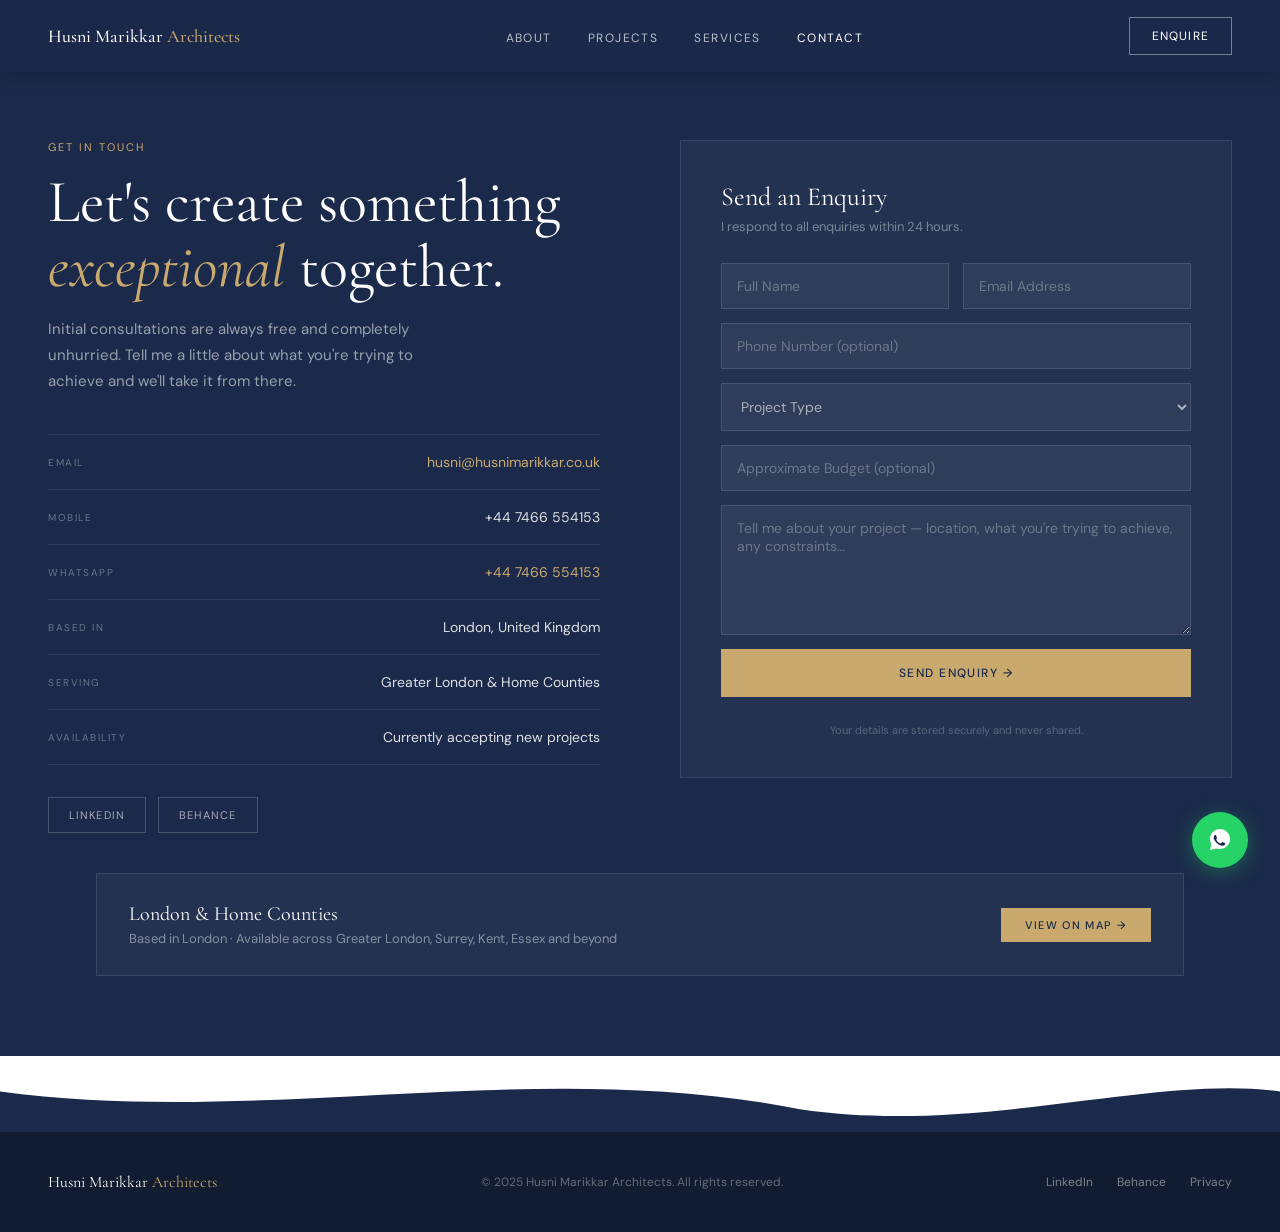
<file: contact.html>
<!DOCTYPE html>
<html lang="en">
<head>
<meta charset="UTF-8"/><meta name="viewport" content="width=device-width,initial-scale=1.0"/>
<title>Contact | Husni Marikkar Architects</title>
<meta name="description" content="Get in touch with Husni Marikkar Architects. Free initial consultation for home renovation, new builds and interior design in London."/>
<!-- Google Analytics -->
<script id="ga-placeholder"></script>
<script>
(async()=>{
  try{
    const rows=await db.get('site_content','select=key,value&key=in.(ga_tracking_id)');
    const ga=rows.find(r=>r.key==='ga_tracking_id');
    if(ga&&ga.value&&ga.value.startsWith('G-')){
      const s=document.createElement('script');
      s.src='https://www.googletagmanager.com/gtag/js?id='+ga.value;
      s.async=true;document.head.appendChild(s);
      window.dataLayer=window.dataLayer||[];
      function gtag(){dataLayer.push(arguments);}
      gtag('js',new Date());gtag('config',ga.value);
    }
  }catch(e){}
})();
</script>
<link rel="preconnect" href="https://fonts.googleapis.com"/>
<link rel="preconnect" href="https://fonts.gstatic.com" crossorigin/>
<link href="https://fonts.googleapis.com/css2?family=Cormorant+Garamond:ital,wght@0,300;0,400;0,500;0,600;1,300;1,400;1,500&family=DM+Sans:wght@300;400;500&display=swap" rel="stylesheet"/>
<style>
*,*::before,*::after{box-sizing:border-box;margin:0;padding:0}
:root{--navy:#1B2A4A;--gold:#C9A96E;--white:#FFFFFF;--offwhite:#FAFAF8;--muted:#6B6B6B;--border:#E8E8E4;}
html{scroll-behavior:smooth}
body{font-family:'DM Sans',sans-serif;background:var(--navy);color:var(--white);overflow-x:hidden}
nav{position:fixed;top:0;left:0;right:0;z-index:100;height:72px;display:flex;flex-direction:row;align-items:center;justify-content:space-between;padding:0 48px;background:rgba(27,42,74,0.95);backdrop-filter:blur(12px);box-shadow:0 1px 24px rgba(0,0,0,0.2)}
.nav-logo{font-family:'Cormorant Garamond',serif;font-size:18px;font-weight:500;color:var(--white);text-decoration:none;white-space:nowrap}
.nav-logo span{color:var(--gold)}
.nav-links{display:flex;flex-direction:row;gap:36px;list-style:none;align-items:center;margin:0;padding:0}
.nav-links li{display:inline-block}
.nav-links a{font-size:12px;color:rgba(255,255,255,0.7);text-decoration:none;letter-spacing:0.12em;text-transform:uppercase;transition:color 0.2s;white-space:nowrap}
.nav-links a:hover,.nav-links a.active{color:var(--white)}
.nav-enquire{font-size:12px;letter-spacing:0.1em;text-transform:uppercase;padding:10px 22px;border:1px solid rgba(255,255,255,0.4);color:var(--white);background:transparent;cursor:pointer;font-family:'DM Sans',sans-serif;transition:all 0.25s}
.nav-enquire:hover{background:rgba(255,255,255,0.1)}
.eyebrow{font-size:11px;letter-spacing:0.18em;text-transform:uppercase;color:var(--gold);margin-bottom:16px;display:block}
.reveal{opacity:0;transform:translateY(24px);transition:opacity 0.7s ease,transform 0.7s ease}
.reveal.visible{opacity:1;transform:translateY(0)}
footer{background:#111C30;padding:40px 48px;display:flex;flex-direction:row;align-items:center;justify-content:space-between}
.footer-logo{font-family:'Cormorant Garamond',serif;font-size:16px;color:var(--white)}
.footer-logo span{color:var(--gold)}
.footer-copy{font-size:12px;color:rgba(255,255,255,0.35)}
.footer-links{display:flex;gap:24px}
.footer-links a{font-size:12px;color:rgba(255,255,255,0.45);text-decoration:none}
.footer-links a:hover{color:var(--gold)}
.wa-btn{position:fixed;bottom:32px;right:32px;z-index:200;width:56px;height:56px;border-radius:50%;background:#25D366;display:flex;align-items:center;justify-content:center;box-shadow:0 4px 20px rgba(37,211,102,0.35);text-decoration:none;transition:transform 0.2s}
.wa-btn:hover{transform:scale(1.08)}
/* PAGE */
.contact-page{min-height:100vh;padding:140px 48px 80px}
.contact-page-inner{max-width:1200px;margin:0 auto;display:grid;grid-template-columns:1fr 1fr;gap:80px;align-items:start}
.contact-page-left h1{font-family:'Cormorant Garamond',serif;font-size:clamp(40px,5vw,60px);font-weight:400;color:var(--white);line-height:1.08;margin-bottom:16px}
.contact-page-left h1 em{font-style:italic;color:var(--gold)}
.contact-page-left .intro{font-size:15px;line-height:1.75;color:rgba(255,255,255,0.55);margin-bottom:40px;max-width:420px}
.contact-detail-row{display:flex;justify-content:space-between;align-items:center;padding:18px 0;border-bottom:1px solid rgba(255,255,255,0.08)}
.contact-detail-row:first-child{border-top:1px solid rgba(255,255,255,0.08)}
.cd-label{font-size:10px;letter-spacing:0.15em;text-transform:uppercase;color:rgba(255,255,255,0.35)}
.cd-value{font-size:14px;color:rgba(255,255,255,0.85)}
.cd-value a{color:var(--gold);text-decoration:none}
.social-row{display:flex;gap:12px;margin-top:32px}
.social-btn{padding:10px 20px;border:1px solid rgba(255,255,255,0.2);color:rgba(255,255,255,0.6);font-size:11px;letter-spacing:0.1em;text-transform:uppercase;text-decoration:none;transition:all 0.2s;font-family:'DM Sans',sans-serif}
.social-btn:hover{border-color:var(--gold);color:var(--gold)}
.contact-form-card{background:rgba(255,255,255,0.04);border:1px solid rgba(255,255,255,0.1);padding:40px}
.contact-form-card h2{font-family:'Cormorant Garamond',serif;font-size:26px;color:var(--white);font-weight:400;margin-bottom:6px}
.contact-form-card .sub{font-size:13px;color:rgba(255,255,255,0.4);margin-bottom:28px}
.contact-form{display:flex;flex-direction:column;gap:14px}
.form-row{display:grid;grid-template-columns:1fr 1fr;gap:14px}
.form-input,.form-select,.form-textarea{width:100%;padding:13px 15px;background:rgba(255,255,255,0.05);border:1px solid rgba(255,255,255,0.12);color:var(--white);font-family:'DM Sans',sans-serif;font-size:14px;outline:none;transition:border-color 0.2s}
.form-input::placeholder,.form-textarea::placeholder{color:rgba(255,255,255,0.3)}
.form-input:focus,.form-select:focus,.form-textarea:focus{border-color:var(--gold)}
.form-select{color:rgba(255,255,255,0.6);cursor:pointer}
.form-select option{background:var(--navy);color:var(--white)}
.form-textarea{resize:vertical;min-height:130px}
.btn-gold{padding:16px 32px;background:var(--gold);color:var(--navy);border:none;font-family:'DM Sans',sans-serif;font-size:12px;letter-spacing:0.12em;text-transform:uppercase;cursor:pointer;font-weight:500;width:100%;transition:opacity 0.25s}
.btn-gold:hover{opacity:0.88}
.form-success{display:none;margin-top:12px;padding:14px;background:rgba(201,169,110,0.12);border:1px solid rgba(201,169,110,0.4);color:var(--gold);font-size:14px;text-align:center}
.notice{font-size:11px;color:rgba(255,255,255,0.25);text-align:center;margin-top:12px}
.map-strip{max-width:1200px;margin:40px auto 0;padding:0 48px}
.map-box{background:rgba(255,255,255,0.04);border:1px solid rgba(255,255,255,0.1);padding:28px 32px;display:flex;justify-content:space-between;align-items:center;flex-wrap:wrap;gap:16px}
.map-box h3{font-family:'Cormorant Garamond',serif;font-size:20px;color:var(--white);font-weight:400}
.map-box p{font-size:13px;color:rgba(255,255,255,0.45);margin-top:4px}
.map-pill{background:var(--gold);color:var(--navy);padding:10px 24px;font-size:11px;letter-spacing:0.12em;text-transform:uppercase;text-decoration:none;font-weight:500;transition:opacity 0.2s}
.map-pill:hover{opacity:0.88}
@media(max-width:900px){nav{padding:0 24px}.nav-links{display:none}.contact-page{padding-left:24px;padding-right:24px}.contact-page-inner{grid-template-columns:1fr}.form-row{grid-template-columns:1fr}.map-strip{padding:0 24px}footer{flex-direction:column;gap:16px;text-align:center}}

.nav-hamburger{display:none;flex-direction:column;justify-content:center;align-items:center;width:36px;height:36px;gap:5px;background:transparent;border:none;cursor:pointer}
.nav-hamburger span{display:block;width:22px;height:2px;background:var(--navy);transition:all .3s;transform-origin:center}
.nav-hamburger.open span:nth-child(1){transform:translateY(7px) rotate(45deg)}
.nav-hamburger.open span:nth-child(2){opacity:0}
.nav-hamburger.open span:nth-child(3){transform:translateY(-7px) rotate(-45deg)}
.mobile-menu{position:fixed;inset:0;background:var(--navy);z-index:99;display:flex;align-items:center;justify-content:center;opacity:0;pointer-events:none;transition:opacity .3s}
.mobile-menu.open{opacity:1;pointer-events:all}
.mobile-menu-inner{display:flex;flex-direction:column;align-items:center;gap:32px}
.mobile-menu-inner a{font-family:"Cormorant Garamond",serif;font-size:36px;color:rgba(255,255,255,.8);text-decoration:none;transition:color .2s}
.mobile-menu-inner a:hover{color:var(--gold)}
.mobile-enquire{font-family:"DM Sans",sans-serif!important;font-size:14px!important;letter-spacing:.15em;text-transform:uppercase;padding:14px 40px;border:1px solid rgba(255,255,255,.4);margin-top:8px}
@media(max-width:768px){nav{padding:0 24px}.nav-hamburger{display:flex}.nav-links{display:none!important}.nav-enquire{display:none}footer{flex-direction:column;gap:16px;text-align:center;padding:32px 24px}}
</style>
</head>
<body>
<nav>
  <a href="index.html" class="nav-logo">Husni Marikkar <span>Architects</span></a>
  <ul class="nav-links">
    <li><a href="about.html">About</a></li>
    <li><a href="projects.html">Projects</a></li>
    <li><a href="services.html">Services</a></li>
    <li><a href="contact.html" class="active">Contact</a></li>
  </ul>
  <button class="nav-enquire">Enquire</button>
</nav>

<div class="contact-page">
  <div class="contact-page-inner">
    <div class="contact-page-left reveal">
      <span class="eyebrow">Get in Touch</span>
      <h1>Let's create something <em>exceptional</em> together.</h1>
      <p class="intro">Initial consultations are always free and completely unhurried. Tell me a little about what you're trying to achieve and we'll take it from there.</p>
      <div>
        <div class="contact-detail-row"><div class="cd-label">Email</div><div class="cd-value"><a href="mailto:husni@husnimarikkar.co.uk">husni@husnimarikkar.co.uk</a></div></div>
        <div class="contact-detail-row"><div class="cd-label">Mobile</div><div class="cd-value">+44 7466 554153</div></div>
        <div class="contact-detail-row"><div class="cd-label">WhatsApp</div><div class="cd-value"><a href="https://wa.me/447466554153" target="_blank">+44 7466 554153</a></div></div>
        <div class="contact-detail-row"><div class="cd-label">Based in</div><div class="cd-value">London, United Kingdom</div></div>
        <div class="contact-detail-row"><div class="cd-label">Serving</div><div class="cd-value">Greater London &amp; Home Counties</div></div>
        <div class="contact-detail-row"><div class="cd-label">Availability</div><div class="cd-value">Currently accepting new projects</div></div>
      </div>
      <div class="social-row">
        <a href="#" class="social-btn">LinkedIn</a>
        <a href="#" class="social-btn">Behance</a>
      </div>
    </div>
    <div class="contact-form-card reveal">
      <h2>Send an Enquiry</h2>
      <p class="sub">I respond to all enquiries within 24 hours.</p>
      <form class="contact-form" id="contactPageForm">
        <div class="form-row">
          <input class="form-input" id="cpf-name" type="text" placeholder="Full Name" required/>
          <input class="form-input" id="cpf-email" type="email" placeholder="Email Address" required/>
        </div>
        <input class="form-input" id="cpf-phone" type="tel" placeholder="Phone Number (optional)"/>
        <select class="form-select" id="cpf-type"><option value="" disabled selected>Project Type</option><option>Home Renovation</option><option>New Build Design</option><option>Interior Design</option><option>Space Planning</option><option>3D BIM Visualisation</option><option>Planning &amp; Approvals</option><option>Other</option></select>
        <input class="form-input" id="cpf-budget" type="text" placeholder="Approximate Budget (optional)"/>
        <textarea class="form-textarea" id="cpf-msg" placeholder="Tell me about your project — location, what you're trying to achieve, any constraints…" required></textarea>
        <button type="submit" class="btn-gold">Send Enquiry →</button>
        <div class="form-success" id="cpfSuccess">✓ Thank you! I'll be in touch within 24 hours.</div>
        <p class="notice">Your details are stored securely and never shared.</p>
      </form>
    </div>
  </div>
  <div class="map-strip reveal">
    <div class="map-box">
      <div><h3>London &amp; Home Counties</h3><p>Based in London · Available across Greater London, Surrey, Kent, Essex and beyond</p></div>
      <a href="https://maps.google.com/?q=London,UK" target="_blank" class="map-pill">View on Map →</a>
    </div>
  </div>
</div>

<svg class="wave-divider" viewBox="0 0 1440 80" xmlns="http://www.w3.org/2000/svg" preserveAspectRatio="none" style="background:#FFFFFF">
  <path d="M0,40 C300,80 600,0 900,60 C1100,90 1300,20 1440,40 L1440,80 L0,80 Z" fill="#1B2A4A"/>
</svg>
<footer>
  <div class="footer-logo">Husni Marikkar <span>Architects</span></div>
  <div class="footer-copy">© 2025 Husni Marikkar Architects. All rights reserved.</div>
  <div class="footer-links"><a href="#">LinkedIn</a><a href="#">Behance</a><a href="#">Privacy</a></div>
</footer>
<a class="wa-btn" href="https://wa.me/447466554153?text=Hi%20Husni%2C%20I'd%20like%20to%20discuss%20a%20project%20with%20you." target="_blank" rel="noopener">
  <svg width="26" height="26" viewBox="0 0 26 26" fill="none"><path d="M13 2C7.477 2 3 6.477 3 12c0 1.89.522 3.66 1.432 5.175L3 23l5.98-1.41A10 10 0 0 0 13 22c5.523 0 10-4.477 10-10S18.523 2 13 2z" fill="white"/><path d="M9.5 8.5c-.2-.5-.4-.5-.6-.5h-.5c-.2 0-.5.1-.7.3-.3.3-1 1-1 2.4s1 2.8 1.2 3c.1.2 2 3 4.9 4.2 2.4 1 2.9.8 3.4.7.5-.1 1.6-.6 1.8-1.2.2-.6.2-1.1.1-1.2-.1-.1-.3-.2-.6-.3-.3-.2-1.6-.8-1.9-.9-.3-.1-.5-.1-.7.2-.2.3-.8 1-.9 1.1-.2.2-.3.2-.6.1-.3-.2-1.3-.5-2.5-1.5-.9-.8-1.5-1.8-1.7-2.1-.2-.3 0-.4.1-.6.1-.1.3-.3.4-.5.1-.1.2-.3.3-.4.1-.2 0-.4-.1-.5-.1-.2-.7-1.6-.9-2.2z" fill="#1B2A4A"/></svg>
</a>
<script src="supabase.js"></script>
<script>
const obs=new IntersectionObserver(e=>{e.forEach(x=>{if(x.isIntersecting){x.target.classList.add('visible');obs.unobserve(x.target);}});},{threshold:0.1});
document.querySelectorAll('.reveal').forEach(el=>obs.observe(el));
loadSiteContent();
const STORAGE_KEY='husni_site_data';
document.getElementById('contactPageForm').addEventListener('submit',function(e){
  e.preventDefault();
  const name=document.getElementById('cpf-name').value;
  const email=document.getElementById('cpf-email').value;
  if(!name||!email)return;
  try{const data=JSON.parse(localStorage.getItem(STORAGE_KEY)||'{}');if(!data.enquiries)data.enquiries=[];data.enquiries.unshift({id:Date.now(),date:new Date().toISOString(),name,email,phone:document.getElementById('cpf-phone').value,projectType:document.getElementById('cpf-type').value,budget:document.getElementById('cpf-budget').value,message:document.getElementById('cpf-msg').value,read:false,source:'contact-page'});localStorage.setItem(STORAGE_KEY,JSON.stringify(data));}catch(err){}
  document.getElementById('cpfSuccess').style.display='block';
  this.reset();
  setTimeout(()=>document.getElementById('cpfSuccess').style.display='none',6000);
});

function toggleMobileMenu(){
  document.getElementById('mobileMenu').classList.toggle('open');
  document.getElementById('hamburger').classList.toggle('open');
  document.body.style.overflow=document.getElementById('mobileMenu').classList.contains('open')?'hidden':'';
}
function closeMobileMenu(){
  document.getElementById('mobileMenu').classList.remove('open');
  document.getElementById('hamburger').classList.remove('open');
  document.body.style.overflow='';
}
</script>
</body>
</html>
</file>
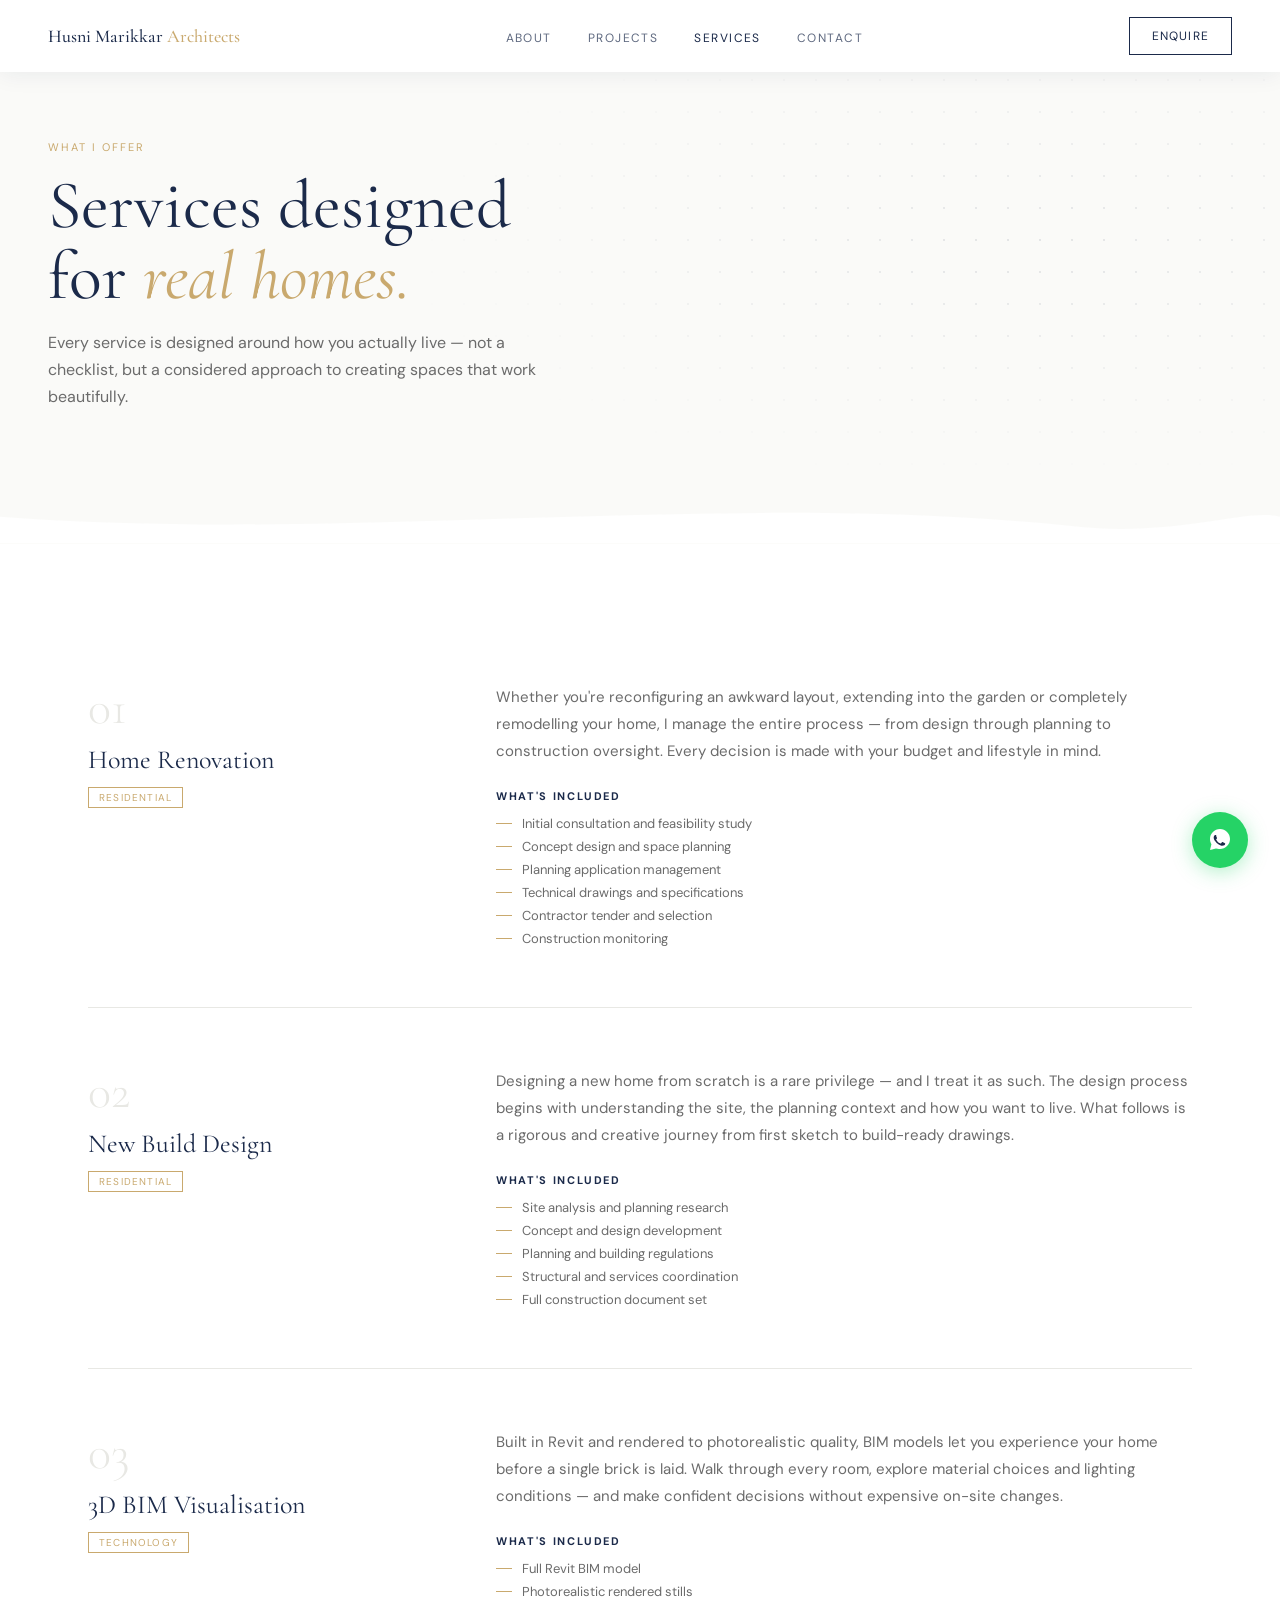
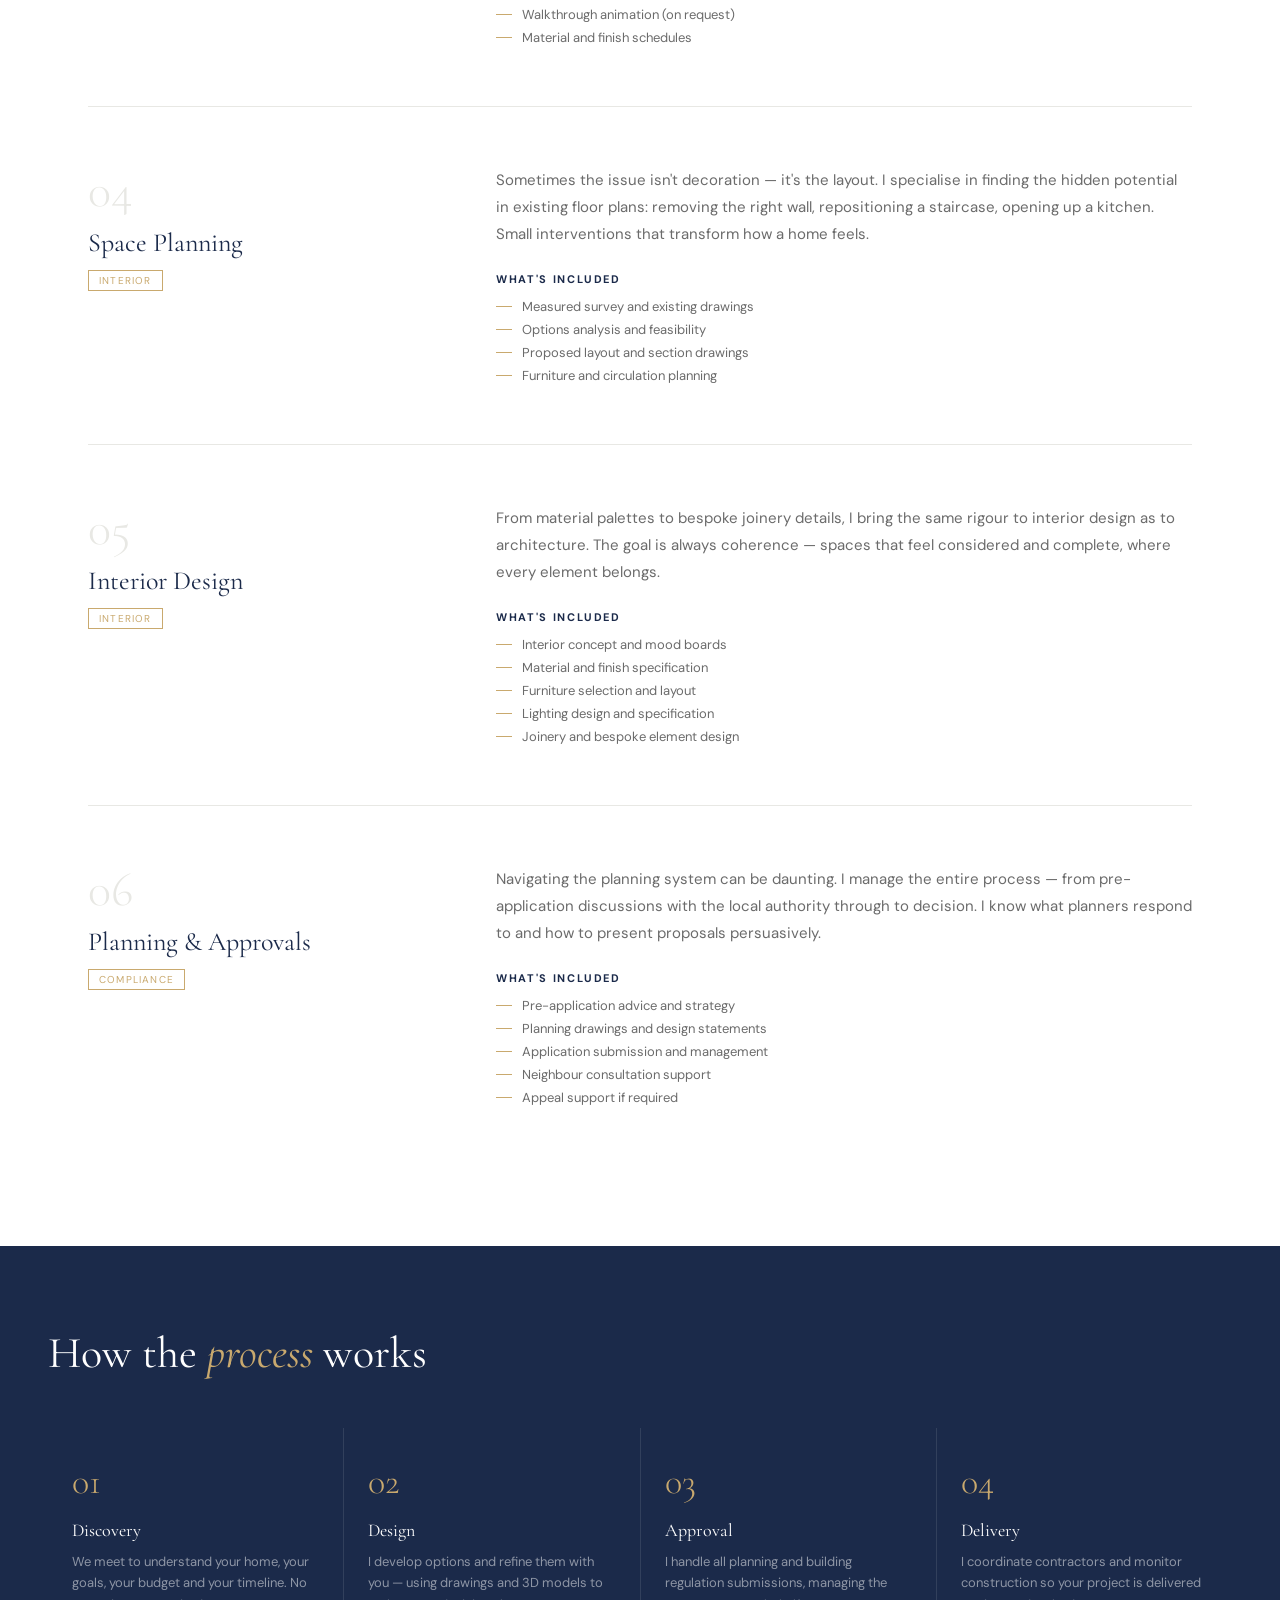
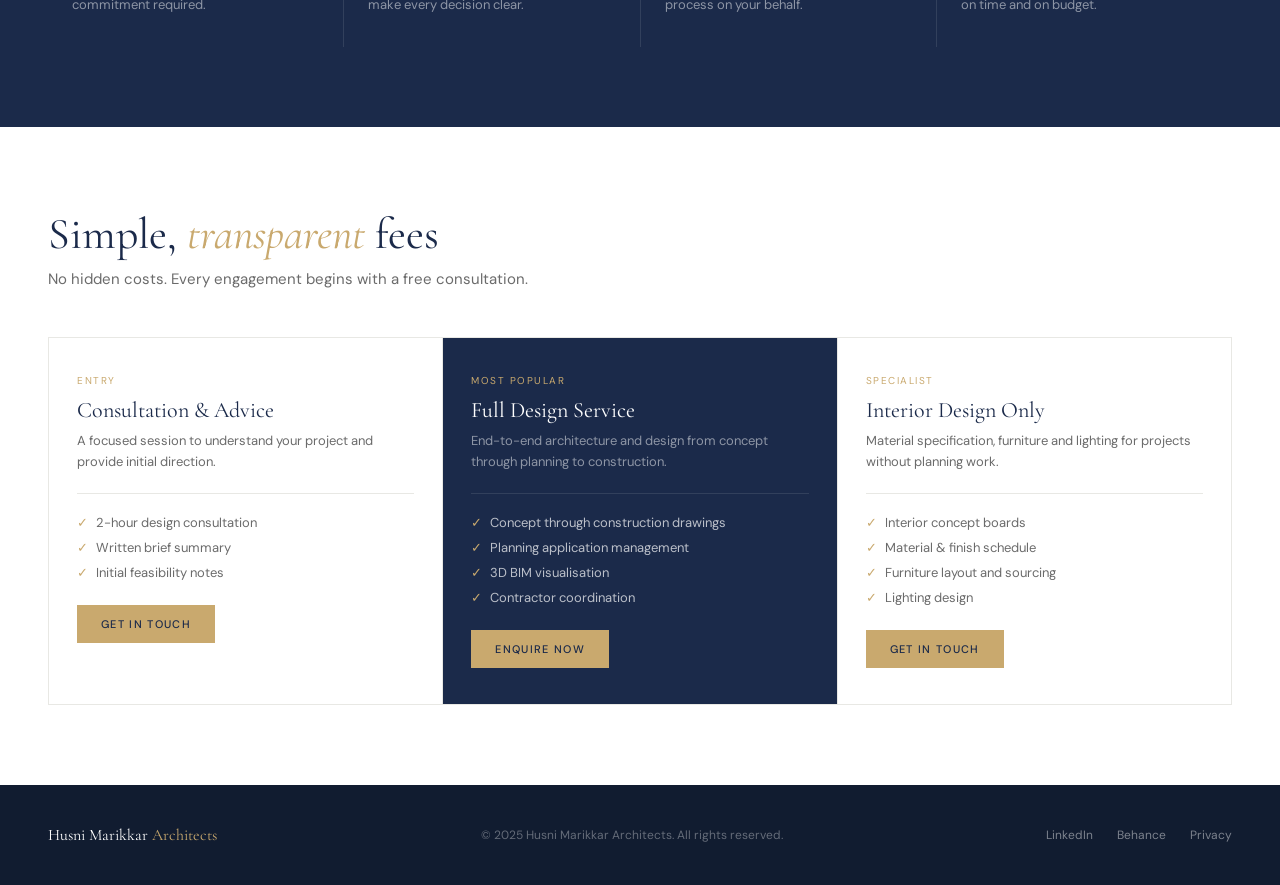
<file: services.html>
<!DOCTYPE html>
<html lang="en">
<head>
<meta charset="UTF-8"/><meta name="viewport" content="width=device-width,initial-scale=1.0"/>
<title>Services | Husni Marikkar Architects</title>
<meta name="description" content="Architectural and interior design services for London homeowners — home renovation, new builds, 3D BIM visualisation, interior design and planning approvals."/>
<!-- Google Analytics -->
<script id="ga-placeholder"></script>
<script>
(async()=>{
  try{
    const rows=await db.get('site_content','select=key,value&key=in.(ga_tracking_id)');
    const ga=rows.find(r=>r.key==='ga_tracking_id');
    if(ga&&ga.value&&ga.value.startsWith('G-')){
      const s=document.createElement('script');
      s.src='https://www.googletagmanager.com/gtag/js?id='+ga.value;
      s.async=true;document.head.appendChild(s);
      window.dataLayer=window.dataLayer||[];
      function gtag(){dataLayer.push(arguments);}
      gtag('js',new Date());gtag('config',ga.value);
    }
  }catch(e){}
})();
</script>
<link rel="preconnect" href="https://fonts.googleapis.com"/>
<link rel="preconnect" href="https://fonts.gstatic.com" crossorigin/>
<link href="https://fonts.googleapis.com/css2?family=Cormorant+Garamond:ital,wght@0,300;0,400;0,500;0,600;1,300;1,400;1,500&family=DM+Sans:wght@300;400;500&display=swap" rel="stylesheet"/>
<style>
*,*::before,*::after{box-sizing:border-box;margin:0;padding:0}
:root{--navy:#1B2A4A;--gold:#C9A96E;--white:#FFFFFF;--offwhite:#FAFAF8;--muted:#6B6B6B;--border:#E8E8E4;}
html{scroll-behavior:smooth}
body{font-family:'DM Sans',sans-serif;background:var(--white);color:var(--navy);overflow-x:hidden}
nav{position:fixed;top:0;left:0;right:0;z-index:100;height:72px;display:flex;flex-direction:row;align-items:center;justify-content:space-between;padding:0 48px;background:rgba(255,255,255,0.95);backdrop-filter:blur(12px);box-shadow:0 1px 24px rgba(27,42,74,0.08)}
.nav-logo{font-family:'Cormorant Garamond',serif;font-size:18px;font-weight:500;color:var(--navy);text-decoration:none;white-space:nowrap}
.nav-logo span{color:var(--gold)}
.nav-links{display:flex;flex-direction:row;gap:36px;list-style:none;align-items:center;margin:0;padding:0}
.nav-links li{display:inline-block}
.nav-links a{font-size:12px;color:var(--navy);text-decoration:none;letter-spacing:0.12em;text-transform:uppercase;opacity:0.7;transition:opacity 0.2s;white-space:nowrap}
.nav-links a:hover,.nav-links a.active{opacity:1}
.nav-enquire{font-size:12px;letter-spacing:0.1em;text-transform:uppercase;padding:10px 22px;border:1px solid var(--navy);color:var(--navy);background:transparent;cursor:pointer;font-family:'DM Sans',sans-serif;transition:all 0.25s}
.nav-enquire:hover{background:var(--navy);color:var(--white)}
.eyebrow{font-size:11px;letter-spacing:0.18em;text-transform:uppercase;color:var(--gold);margin-bottom:16px;display:block}
.reveal{opacity:0;transform:translateY(24px);transition:opacity 0.7s ease,transform 0.7s ease}
.reveal.visible{opacity:1;transform:translateY(0)}
footer{background:#111C30;padding:40px 48px;display:flex;flex-direction:row;align-items:center;justify-content:space-between}
.footer-logo{font-family:'Cormorant Garamond',serif;font-size:16px;color:var(--white)}
.footer-logo span{color:var(--gold)}
.footer-copy{font-size:12px;color:rgba(255,255,255,0.35)}
.footer-links{display:flex;gap:24px}
.footer-links a{font-size:12px;color:rgba(255,255,255,0.45);text-decoration:none}
.footer-links a:hover{color:var(--gold)}
.wa-btn{position:fixed;bottom:32px;right:32px;z-index:200;width:56px;height:56px;border-radius:50%;background:#25D366;display:flex;align-items:center;justify-content:center;box-shadow:0 4px 20px rgba(37,211,102,0.35);text-decoration:none;transition:transform 0.2s}
.wa-btn:hover{transform:scale(1.08)}
.wave-divider{display:block;width:100%;line-height:0;overflow:hidden}
/* PAGE */
.services-hero{background:var(--offwhite);padding:140px 48px 80px;position:relative;overflow:hidden}
.services-hero-dot{position:absolute;inset:0;background-image:radial-gradient(circle,rgba(27,42,74,0.1) 1px,transparent 1px);background-size:32px 32px;mask-image:radial-gradient(ellipse 70% 70% at 80% 50%,black 0%,transparent 70%);-webkit-mask-image:radial-gradient(ellipse 70% 70% at 80% 50%,black 0%,transparent 70%)}
.services-hero-inner{max-width:1200px;margin:0 auto;position:relative}
.services-hero h1{font-family:'Cormorant Garamond',serif;font-size:clamp(44px,5.5vw,68px);font-weight:400;line-height:1.05;color:var(--navy);margin-top:12px}
.services-hero h1 em{font-style:italic;color:var(--gold)}
.services-hero p{font-size:16px;line-height:1.7;color:var(--muted);max-width:520px;margin-top:16px}
.services-content{max-width:1200px;margin:0 auto;padding:80px 48px}
.service-block{display:grid;grid-template-columns:1fr 2fr;gap:60px;padding:60px 0;border-bottom:1px solid var(--border);align-items:start}
.service-block:last-child{border-bottom:none}
.sbl-num{font-family:'Cormorant Garamond',serif;font-size:48px;color:var(--border);font-weight:300;line-height:1;margin-bottom:12px}
.sbl-name{font-family:'Cormorant Garamond',serif;font-size:26px;color:var(--navy);font-weight:400;margin-bottom:10px}
.sbl-tag{font-size:10px;letter-spacing:0.12em;text-transform:uppercase;color:var(--gold);padding:3px 10px;border:1px solid var(--gold);display:inline-block}
.sbr p{font-size:15px;line-height:1.8;color:var(--muted);margin-bottom:16px}
.sbr h3{font-size:11px;letter-spacing:0.15em;text-transform:uppercase;color:var(--navy);margin-bottom:12px;margin-top:24px}
.sbr ul{list-style:none;display:flex;flex-direction:column;gap:6px}
.sbr li{font-size:13px;color:var(--muted);display:flex;align-items:center;gap:10px}
.sbr li::before{content:'';width:16px;height:1px;background:var(--gold);flex-shrink:0}
.process-section{background:var(--navy);padding:80px 48px}
.process-inner{max-width:1200px;margin:0 auto}
.process-inner h2{font-family:'Cormorant Garamond',serif;font-size:clamp(32px,3.5vw,44px);color:var(--white);font-weight:400;margin-bottom:48px}
.process-inner h2 em{color:var(--gold);font-style:italic}
.process-steps{display:grid;grid-template-columns:repeat(4,1fr);gap:1px;background:rgba(255,255,255,0.1)}
.process-step{background:var(--navy);padding:32px 24px}
.step-num{font-family:'Cormorant Garamond',serif;font-size:36px;color:var(--gold);font-weight:300;margin-bottom:16px}
.step-title{font-family:'Cormorant Garamond',serif;font-size:18px;color:var(--white);font-weight:400;margin-bottom:10px}
.step-desc{font-size:13px;line-height:1.65;color:rgba(255,255,255,0.5)}
.pricing-section{padding:80px 48px}
.pricing-inner{max-width:1200px;margin:0 auto}
.pricing-inner h2{font-family:'Cormorant Garamond',serif;font-size:clamp(32px,3.5vw,44px);color:var(--navy);font-weight:400;margin-bottom:8px}
.pricing-inner h2 em{color:var(--gold);font-style:italic}
.pricing-sub{font-size:15px;color:var(--muted);margin-bottom:48px}
.pricing-grid{display:grid;grid-template-columns:repeat(3,1fr);gap:1px;background:var(--border);border:1px solid var(--border)}
.pricing-card{background:var(--white);padding:36px 28px}
.pricing-card.featured{background:var(--navy)}
.pricing-label{font-size:10px;letter-spacing:0.15em;text-transform:uppercase;color:var(--gold);margin-bottom:10px}
.pricing-name{font-family:'Cormorant Garamond',serif;font-size:22px;color:var(--navy);font-weight:400;margin-bottom:8px}
.pricing-card.featured .pricing-name{color:var(--white)}
.pricing-desc{font-size:13px;color:var(--muted);line-height:1.6;margin-bottom:20px;padding-bottom:20px;border-bottom:1px solid var(--border)}
.pricing-card.featured .pricing-desc{color:rgba(255,255,255,0.5);border-color:rgba(255,255,255,0.1)}
.pricing-items{list-style:none;display:flex;flex-direction:column;gap:8px;margin-bottom:24px}
.pricing-items li{font-size:13px;color:var(--muted);display:flex;gap:8px;align-items:start}
.pricing-card.featured .pricing-items li{color:rgba(255,255,255,0.7)}
.pricing-items li::before{content:'✓';color:var(--gold);flex-shrink:0}
.btn-gold{padding:12px 24px;background:var(--gold);color:var(--navy);border:none;font-family:'DM Sans',sans-serif;font-size:11px;letter-spacing:0.12em;text-transform:uppercase;cursor:pointer;font-weight:500;text-decoration:none;display:inline-block;transition:opacity 0.25s}
.btn-gold:hover{opacity:0.88}
@media(max-width:900px){nav{padding:0 24px}.nav-links{display:none}.service-block{grid-template-columns:1fr}.process-steps{grid-template-columns:1fr 1fr}.pricing-grid{grid-template-columns:1fr}.services-hero,.services-content,.process-section,.pricing-section{padding-left:24px;padding-right:24px}footer{flex-direction:column;gap:16px;text-align:center}}

.nav-hamburger{display:none;flex-direction:column;justify-content:center;align-items:center;width:36px;height:36px;gap:5px;background:transparent;border:none;cursor:pointer}
.nav-hamburger span{display:block;width:22px;height:2px;background:var(--navy);transition:all .3s;transform-origin:center}
.nav-hamburger.open span:nth-child(1){transform:translateY(7px) rotate(45deg)}
.nav-hamburger.open span:nth-child(2){opacity:0}
.nav-hamburger.open span:nth-child(3){transform:translateY(-7px) rotate(-45deg)}
.mobile-menu{position:fixed;inset:0;background:var(--navy);z-index:99;display:flex;align-items:center;justify-content:center;opacity:0;pointer-events:none;transition:opacity .3s}
.mobile-menu.open{opacity:1;pointer-events:all}
.mobile-menu-inner{display:flex;flex-direction:column;align-items:center;gap:32px}
.mobile-menu-inner a{font-family:"Cormorant Garamond",serif;font-size:36px;color:rgba(255,255,255,.8);text-decoration:none;transition:color .2s}
.mobile-menu-inner a:hover{color:var(--gold)}
.mobile-enquire{font-family:"DM Sans",sans-serif!important;font-size:14px!important;letter-spacing:.15em;text-transform:uppercase;padding:14px 40px;border:1px solid rgba(255,255,255,.4);margin-top:8px}
@media(max-width:768px){nav{padding:0 24px}.nav-hamburger{display:flex}.nav-links{display:none!important}.nav-enquire{display:none}footer{flex-direction:column;gap:16px;text-align:center;padding:32px 24px}}
</style>
</head>
<body>
<nav>
  <a href="index.html" class="nav-logo">Husni Marikkar <span>Architects</span></a>
  <ul class="nav-links">
    <li><a href="about.html">About</a></li>
    <li><a href="projects.html">Projects</a></li>
    <li><a href="services.html" class="active">Services</a></li>
    <li><a href="contact.html">Contact</a></li>
  </ul>
  <button class="nav-enquire" onclick="location.href='contact.html'">Enquire</button>
</nav>

<div class="services-hero">
  <div class="services-hero-dot"></div>
  <div class="services-hero-inner reveal">
    <span class="eyebrow">What I Offer</span>
    <h1>Services designed<br>for <em>real homes.</em></h1>
    <p>Every service is designed around how you actually live — not a checklist, but a considered approach to creating spaces that work beautifully.</p>
  </div>
</div>

<svg class="wave-divider" viewBox="0 0 1440 60" xmlns="http://www.w3.org/2000/svg" preserveAspectRatio="none" style="background:#FAFAF8">
  <path d="M0,30 C400,60 800,0 1200,40 C1320,55 1400,20 1440,30 L1440,60 L0,60 Z" fill="#FFFFFF"/>
</svg>

<div class="services-content">
  <div class="service-block reveal"><div><div class="sbl-num">01</div><div class="sbl-name">Home Renovation</div><div class="sbl-tag">Residential</div></div><div class="sbr"><p>Whether you're reconfiguring an awkward layout, extending into the garden or completely remodelling your home, I manage the entire process — from design through planning to construction oversight. Every decision is made with your budget and lifestyle in mind.</p><h3>What's included</h3><ul><li>Initial consultation and feasibility study</li><li>Concept design and space planning</li><li>Planning application management</li><li>Technical drawings and specifications</li><li>Contractor tender and selection</li><li>Construction monitoring</li></ul></div></div>
  <div class="service-block reveal"><div><div class="sbl-num">02</div><div class="sbl-name">New Build Design</div><div class="sbl-tag">Residential</div></div><div class="sbr"><p>Designing a new home from scratch is a rare privilege — and I treat it as such. The design process begins with understanding the site, the planning context and how you want to live. What follows is a rigorous and creative journey from first sketch to build-ready drawings.</p><h3>What's included</h3><ul><li>Site analysis and planning research</li><li>Concept and design development</li><li>Planning and building regulations</li><li>Structural and services coordination</li><li>Full construction document set</li></ul></div></div>
  <div class="service-block reveal"><div><div class="sbl-num">03</div><div class="sbl-name">3D BIM Visualisation</div><div class="sbl-tag">Technology</div></div><div class="sbr"><p>Built in Revit and rendered to photorealistic quality, BIM models let you experience your home before a single brick is laid. Walk through every room, explore material choices and lighting conditions — and make confident decisions without expensive on-site changes.</p><h3>What's included</h3><ul><li>Full Revit BIM model</li><li>Photorealistic rendered stills</li><li>Walkthrough animation (on request)</li><li>Material and finish schedules</li></ul></div></div>
  <div class="service-block reveal"><div><div class="sbl-num">04</div><div class="sbl-name">Space Planning</div><div class="sbl-tag">Interior</div></div><div class="sbr"><p>Sometimes the issue isn't decoration — it's the layout. I specialise in finding the hidden potential in existing floor plans: removing the right wall, repositioning a staircase, opening up a kitchen. Small interventions that transform how a home feels.</p><h3>What's included</h3><ul><li>Measured survey and existing drawings</li><li>Options analysis and feasibility</li><li>Proposed layout and section drawings</li><li>Furniture and circulation planning</li></ul></div></div>
  <div class="service-block reveal"><div><div class="sbl-num">05</div><div class="sbl-name">Interior Design</div><div class="sbl-tag">Interior</div></div><div class="sbr"><p>From material palettes to bespoke joinery details, I bring the same rigour to interior design as to architecture. The goal is always coherence — spaces that feel considered and complete, where every element belongs.</p><h3>What's included</h3><ul><li>Interior concept and mood boards</li><li>Material and finish specification</li><li>Furniture selection and layout</li><li>Lighting design and specification</li><li>Joinery and bespoke element design</li></ul></div></div>
  <div class="service-block reveal"><div><div class="sbl-num">06</div><div class="sbl-name">Planning &amp; Approvals</div><div class="sbl-tag">Compliance</div></div><div class="sbr"><p>Navigating the planning system can be daunting. I manage the entire process — from pre-application discussions with the local authority through to decision. I know what planners respond to and how to present proposals persuasively.</p><h3>What's included</h3><ul><li>Pre-application advice and strategy</li><li>Planning drawings and design statements</li><li>Application submission and management</li><li>Neighbour consultation support</li><li>Appeal support if required</li></ul></div></div>
</div>

<div class="process-section">
  <div class="process-inner reveal">
    <h2>How the <em>process</em> works</h2>
    <div class="process-steps">
      <div class="process-step"><div class="step-num">01</div><div class="step-title">Discovery</div><div class="step-desc">We meet to understand your home, your goals, your budget and your timeline. No commitment required.</div></div>
      <div class="process-step"><div class="step-num">02</div><div class="step-title">Design</div><div class="step-desc">I develop options and refine them with you — using drawings and 3D models to make every decision clear.</div></div>
      <div class="process-step"><div class="step-num">03</div><div class="step-title">Approval</div><div class="step-desc">I handle all planning and building regulation submissions, managing the process on your behalf.</div></div>
      <div class="process-step"><div class="step-num">04</div><div class="step-title">Delivery</div><div class="step-desc">I coordinate contractors and monitor construction so your project is delivered on time and on budget.</div></div>
    </div>
  </div>
</div>

<div class="pricing-section">
  <div class="pricing-inner reveal">
    <h2>Simple, <em>transparent</em> fees</h2>
    <p class="pricing-sub">No hidden costs. Every engagement begins with a free consultation.</p>
    <div class="pricing-grid">
      <div class="pricing-card"><div class="pricing-label">Entry</div><div class="pricing-name">Consultation &amp; Advice</div><div class="pricing-desc">A focused session to understand your project and provide initial direction.</div><ul class="pricing-items"><li>2-hour design consultation</li><li>Written brief summary</li><li>Initial feasibility notes</li></ul><a href="contact.html" class="btn-gold">Get in Touch</a></div>
      <div class="pricing-card featured"><div class="pricing-label">Most Popular</div><div class="pricing-name">Full Design Service</div><div class="pricing-desc">End-to-end architecture and design from concept through planning to construction.</div><ul class="pricing-items"><li>Concept through construction drawings</li><li>Planning application management</li><li>3D BIM visualisation</li><li>Contractor coordination</li></ul><a href="contact.html" class="btn-gold">Enquire Now</a></div>
      <div class="pricing-card"><div class="pricing-label">Specialist</div><div class="pricing-name">Interior Design Only</div><div class="pricing-desc">Material specification, furniture and lighting for projects without planning work.</div><ul class="pricing-items"><li>Interior concept boards</li><li>Material &amp; finish schedule</li><li>Furniture layout and sourcing</li><li>Lighting design</li></ul><a href="contact.html" class="btn-gold">Get in Touch</a></div>
    </div>
  </div>
</div>

<footer>
  <div class="footer-logo">Husni Marikkar <span>Architects</span></div>
  <div class="footer-copy">© 2025 Husni Marikkar Architects. All rights reserved.</div>
  <div class="footer-links"><a href="#">LinkedIn</a><a href="#">Behance</a><a href="#">Privacy</a></div>
</footer>
<a class="wa-btn" href="https://wa.me/447466554153?text=Hi%20Husni%2C%20I'd%20like%20to%20discuss%20a%20project%20with%20you." target="_blank" rel="noopener">
  <svg width="26" height="26" viewBox="0 0 26 26" fill="none"><path d="M13 2C7.477 2 3 6.477 3 12c0 1.89.522 3.66 1.432 5.175L3 23l5.98-1.41A10 10 0 0 0 13 22c5.523 0 10-4.477 10-10S18.523 2 13 2z" fill="white"/><path d="M9.5 8.5c-.2-.5-.4-.5-.6-.5h-.5c-.2 0-.5.1-.7.3-.3.3-1 1-1 2.4s1 2.8 1.2 3c.1.2 2 3 4.9 4.2 2.4 1 2.9.8 3.4.7.5-.1 1.6-.6 1.8-1.2.2-.6.2-1.1.1-1.2-.1-.1-.3-.2-.6-.3-.3-.2-1.6-.8-1.9-.9-.3-.1-.5-.1-.7.2-.2.3-.8 1-.9 1.1-.2.2-.3.2-.6.1-.3-.2-1.3-.5-2.5-1.5-.9-.8-1.5-1.8-1.7-2.1-.2-.3 0-.4.1-.6.1-.1.3-.3.4-.5.1-.1.2-.3.3-.4.1-.2 0-.4-.1-.5-.1-.2-.7-1.6-.9-2.2z" fill="#1B2A4A"/></svg>
</a>
<script src="supabase.js"></script>
<script>
const obs=new IntersectionObserver(e=>{e.forEach(x=>{if(x.isIntersecting){x.target.classList.add('visible');obs.unobserve(x.target);}});},{threshold:0.1});
document.querySelectorAll('.reveal').forEach(el=>obs.observe(el));
loadSiteContent();

function toggleMobileMenu(){
  document.getElementById('mobileMenu').classList.toggle('open');
  document.getElementById('hamburger').classList.toggle('open');
  document.body.style.overflow=document.getElementById('mobileMenu').classList.contains('open')?'hidden':'';
}
function closeMobileMenu(){
  document.getElementById('mobileMenu').classList.remove('open');
  document.getElementById('hamburger').classList.remove('open');
  document.body.style.overflow='';
}
</script>
</body>
</html>
</file>
